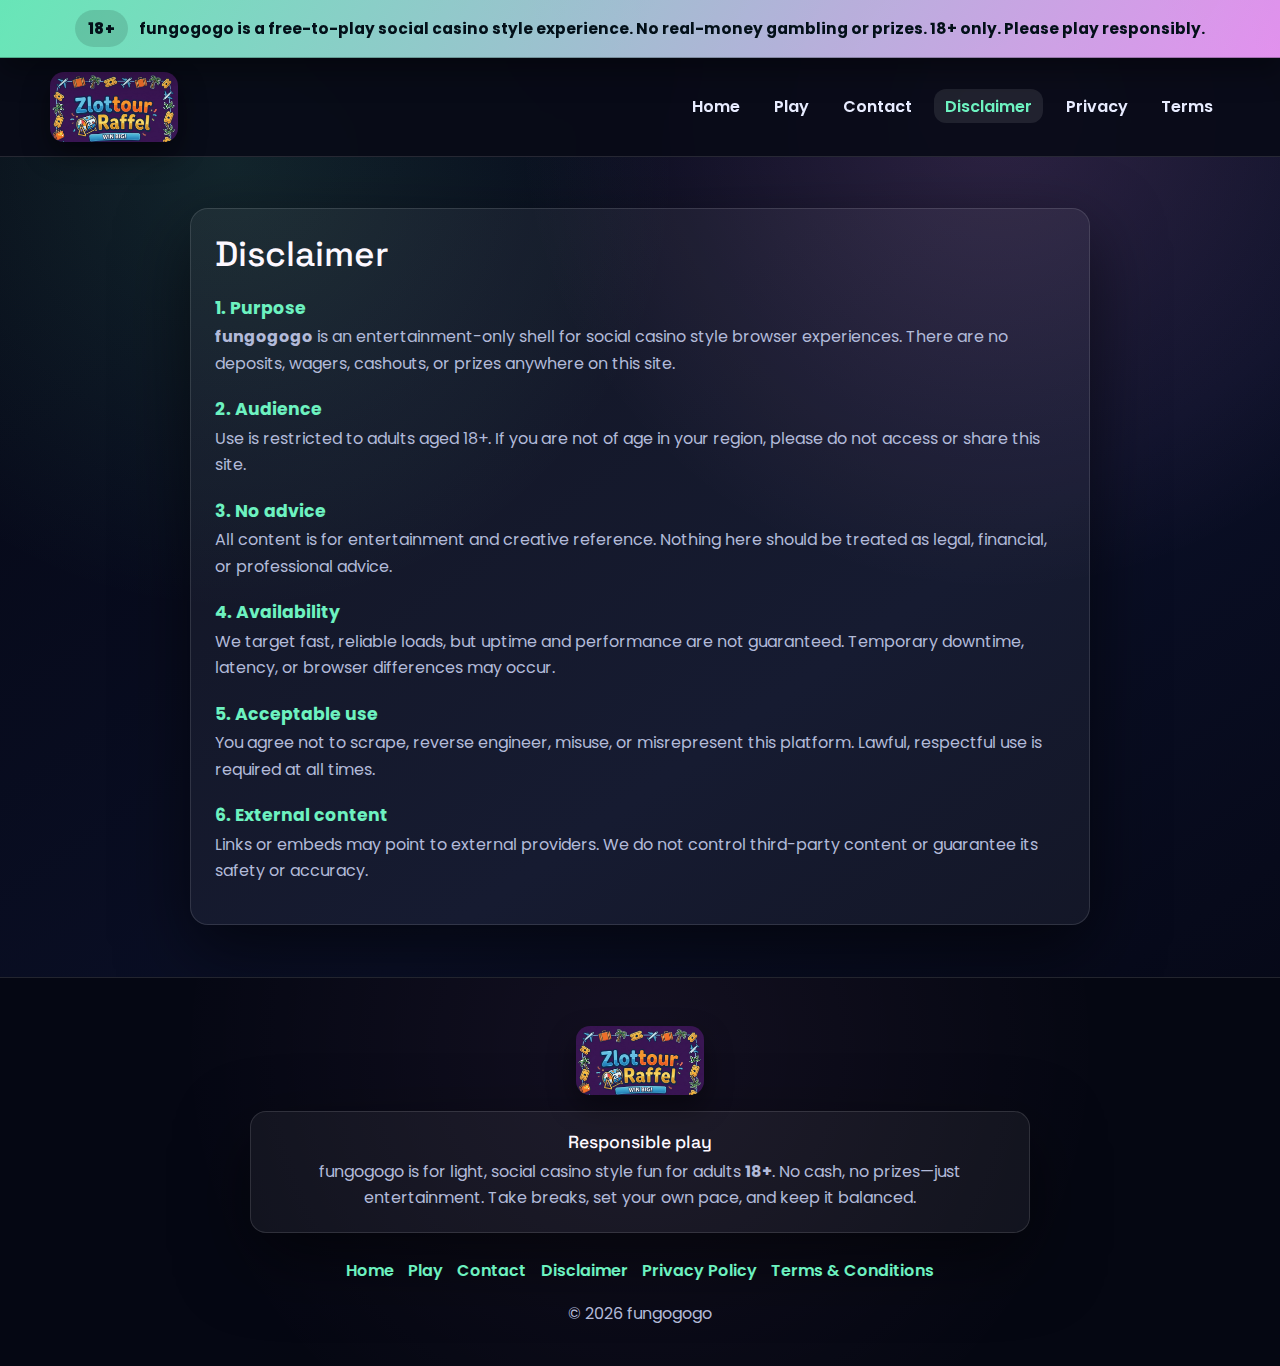
<file: disclaimer/index.html>
<!doctype html>
<html lang="en">
<head>
  <meta charset="utf-8">
  <meta name="viewport" content="width=device-width, initial-scale=1">
  <title>Disclaimer - fungogogo</title>
  <meta name="description" content="Disclaimer for fungogogo, a free-to-play, 18+ social casino style experience with no monetary prizes or deposits.">
  <link rel="preconnect" href="https://fonts.googleapis.com">
  <link rel="preconnect" href="https://fonts.gstatic.com" crossorigin>
  <link href="https://fonts.googleapis.com/css2?family=Poppins:wght@400;500;600;700&family=Space+Grotesk:wght@500;600;700&display=swap" rel="stylesheet">
  <link href="https://cdn.jsdelivr.net/npm/bootstrap@5.3.3/dist/css/bootstrap.min.css" rel="stylesheet">
  <link rel="stylesheet" href="https://cdnjs.cloudflare.com/ajax/libs/font-awesome/6.5.2/css/all.min.css">
  <link rel="icon" href="/favicon.ico">
  <link rel="apple-touch-icon" sizes="180x180" href="/apple-touch-icon.png">
  <style>
:root{--bg:#050713;--bg-2:#0a0f26;--text:#e8ecff;--muted:#b2bad9;--heading:#fdf8ff;--accent:#6df2c0;--accent-2:#f39cfe;--card:rgba(255,255,255,0.05);--card-strong:rgba(255,255,255,0.09);--border:rgba(255,255,255,0.12);--shadow:0 26px 70px rgba(0,0,0,0.55);--radius:18px;--font-heading:"Space Grotesk","Inter",system-ui,sans-serif;--font-body:"Poppins","Inter",system-ui,sans-serif;}*{box-sizing:border-box}body.nova-shell-p7q4{margin:0;min-height:100vh;font-family:var(--font-body);color:var(--text);background:radial-gradient(circle at 18% 12%, rgba(109,242,192,0.12), transparent 28%),radial-gradient(circle at 78% 8%, rgba(243,156,254,0.16), transparent 30%),linear-gradient(145deg, var(--bg), var(--bg-2) 55%, #040510);-webkit-font-smoothing:antialiased;line-height:1.65;}a{color:var(--accent);text-decoration:none;transition:color .15s ease,opacity .15s ease}a:hover{color:var(--accent-2);opacity:0.9}.link-accent-m8q5{color:var(--accent);font-weight:700}.link-accent-m8q5:hover{color:var(--accent-2)}img{max-width:100%;display:block}.shell-wrap-z4m2{width:min(1180px, 100% - 2.4rem);margin:0 auto}
.alert-strip-f2m7{background:linear-gradient(120deg, rgba(109,242,192,0.95), rgba(243,156,254,0.92));color:#031019;padding:0.6rem 0;font-weight:700;border-bottom:1px solid rgba(0,0,0,0.25);box-shadow:0 14px 28px rgba(0,0,0,0.35);position:relative;z-index:70;}
.alert-inner-v7x1{display:flex;align-items:center;justify-content:center;gap:0.7rem;flex-wrap:wrap;font-size:0.96rem;}
.alert-pill-x6c4{background:rgba(0,0,0,0.12);color:#031019;padding:0.38rem 0.78rem;border-radius:999px;font-weight:800;letter-spacing:0.5px;}
.nav-rail-q5h8{background:rgba(8,10,22,0.9);backdrop-filter:blur(14px);border-bottom:1px solid var(--border);position:sticky;top:0;z-index:60;padding:0.9rem 0;}
.nav-rail-q5h8 .navbar-brand{display:flex;align-items:center;gap:0.65rem;padding:0;}
.brand-logo-u8b4{width:128px;height:auto;border-radius:14px;box-shadow:0 12px 28px rgba(0,0,0,0.45);}
.nav-link-u4e7{color:var(--text);font-weight:600;margin:0 0.35rem;padding:0.35rem 0.7rem;border-radius:12px;transition:background .15s ease,color .15s ease;}
.nav-link-u4e7.active,.nav-link-u4e7:hover{background:var(--card-strong);color:var(--accent);}
.navbar-toggler{border:1px solid var(--border);color:var(--text)}
.navbar-toggler:focus{box-shadow:0 0 0 3px rgba(109,242,192,0.2)}
.section-title-m3y2{font-family:var(--font-heading);color:var(--heading);font-size:2.2rem;margin:0 0 0.45rem;}
.section-sub-p0c6{margin:0 0 1rem;color:var(--muted)}
.notice-slab-n7b6{padding:3.2rem 0;}
.notice-box-a9r0{max-width:900px;margin:0 auto;background:var(--card);border:1px solid var(--border);padding:1.5rem;border-radius:18px;box-shadow:var(--shadow);}
.subheading-c8q2{color:var(--accent);font-size:1.08rem;margin:1.4rem 0 0.35rem;font-weight:700;}
.footer-bar-c6u3{background:rgba(5,7,18,0.94);color:var(--text);text-align:center;padding:3rem 1rem 2.4rem;border-top:1px solid var(--border);position:relative;overflow:hidden;}
.footer-bar-c6u3::before{content:"";position:absolute;inset:0;background:radial-gradient(circle at 50% 18%, rgba(243,156,254,0.06), transparent 65%);z-index:0;}
.footer-bar-c6u3 .shell-wrap-z4m2{position:relative;z-index:1}
.footer-brand-u2m9{display:flex;align-items:center;justify-content:center;gap:0.75rem;margin-bottom:1rem;}
.footer-note-w0e3{background:var(--card);border:1px solid var(--border);color:var(--muted);max-width:780px;margin:0 auto 1.6rem;padding:1.25rem;border-radius:16px;box-shadow:var(--shadow);}
.footer-list-z1t5{display:flex;justify-content:center;gap:0.9rem;flex-wrap:wrap;padding:0;margin:0 0 1rem;list-style:none;}
.footer-list-z1t5 a{color:var(--accent);font-weight:600}
.footer-list-z1t5 a:hover{color:var(--accent-2)}
.footer-copy-l5u7{color:var(--muted);margin:0}
.scroll-top-d8n2{position:fixed;right:22px;bottom:22px;width:46px;height:46px;border-radius:50%;border:none;background:var(--accent);color:#051019;display:flex;align-items:center;justify-content:center;cursor:pointer;box-shadow:0 16px 34px rgba(0,0,0,0.55);opacity:0;visibility:hidden;transition:all .16s ease;z-index:90;}
.scroll-top-d8n2.show{opacity:1;visibility:visible}
.scroll-top-d8n2:hover{background:var(--accent-2)}
.sr-only{position:absolute;width:1px;height:1px;padding:0;margin:-1px;overflow:hidden;clip:rect(0,0,0,0);border:0;}
@media(max-width:768px){.nav-rail-q5h8{padding:0.75rem 0}}
@media(max-width:576px){.brand-logo-u8b4{width:112px}}
  </style>
</head>
<body class="nova-shell-p7q4">

<div class="alert-strip-f2m7">
  <div class="shell-wrap-z4m2 alert-inner-v7x1">
    <span class="alert-pill-x6c4">18+</span>
    <span>fungogogo is a free-to-play social casino style experience. No real-money gambling or prizes. 18+ only. Please play responsibly.</span>
  </div>
</div>

<nav class="navbar navbar-expand-lg nav-rail-q5h8">
  <div class="shell-wrap-z4m2 d-flex align-items-center justify-content-between">
    <a class="navbar-brand" href="/">
      <img class="brand-logo-u8b4" src="../assets/img.png" alt="fungogogo logo">
      <span class="sr-only">fungogogo</span>
    </a>
    <button class="navbar-toggler" type="button" data-bs-toggle="collapse" data-bs-target="#navMenu" aria-controls="navMenu" aria-expanded="false" aria-label="Toggle navigation">
      <span class="navbar-toggler-icon"><i class="fas fa-bars"></i></span>
    </button>
    <div class="collapse navbar-collapse justify-content-end" id="navMenu">
      <ul class="navbar-nav mb-2 mb-lg-0 align-items-lg-center">
        <li class="nav-item"><a class="nav-link-u4e7" href="/">Home</a></li>
        <li class="nav-item"><a class="nav-link-u4e7" href="/play">Play</a></li>
        <li class="nav-item"><a class="nav-link-u4e7" href="/#contact">Contact</a></li>
        <li class="nav-item"><a class="nav-link-u4e7 active" href="/disclaimer">Disclaimer</a></li>
        <li class="nav-item"><a class="nav-link-u4e7" href="/privacy-policy">Privacy</a></li>
        <li class="nav-item"><a class="nav-link-u4e7" href="/terms-and-conditions">Terms</a></li>
      </ul>
    </div>
  </div>
</nav>

<section id="disclaimer" class="notice-slab-n7b6">
  <div class="shell-wrap-z4m2">
    <div class="notice-box-a9r0">
      <h2 class="section-title-m3y2">Disclaimer</h2>
      <h3 class="subheading-c8q2">1. Purpose</h3>
      <p class="section-sub-p0c6"><strong>fungogogo</strong> is an entertainment-only shell for social casino style browser experiences. There are no deposits, wagers, cashouts, or prizes anywhere on this site.</p>
      <h3 class="subheading-c8q2">2. Audience</h3>
      <p class="section-sub-p0c6">Use is restricted to adults aged 18+. If you are not of age in your region, please do not access or share this site.</p>
      <h3 class="subheading-c8q2">3. No advice</h3>
      <p class="section-sub-p0c6">All content is for entertainment and creative reference. Nothing here should be treated as legal, financial, or professional advice.</p>
      <h3 class="subheading-c8q2">4. Availability</h3>
      <p class="section-sub-p0c6">We target fast, reliable loads, but uptime and performance are not guaranteed. Temporary downtime, latency, or browser differences may occur.</p>
      <h3 class="subheading-c8q2">5. Acceptable use</h3>
      <p class="section-sub-p0c6">You agree not to scrape, reverse engineer, misuse, or misrepresent this platform. Lawful, respectful use is required at all times.</p>
      <h3 class="subheading-c8q2">6. External content</h3>
      <p class="section-sub-p0c6">Links or embeds may point to external providers. We do not control third-party content or guarantee its safety or accuracy.</p>
    </div>
  </div>
</section>

<footer class="footer-bar-c6u3">
  <div class="shell-wrap-z4m2">
    <div class="footer-brand-u2m9">
      <img class="brand-logo-u8b4" src="../assets/img.png" alt="fungogogo logo">
      <span class="sr-only">fungogogo</span>
    </div>
    <div class="footer-note-w0e3">
      <h5 class="section-title-m3y2" style="margin-bottom:0.35rem; font-size:1.1rem;">Responsible play</h5>
      <p class="section-sub-p0c6" style="margin:0;">
        fungogogo is for light, social casino style fun for adults <strong>18+</strong>. No cash, no prizes—just entertainment.
        Take breaks, set your own pace, and keep it balanced.
      </p>
    </div>
    <ul class="footer-list-z1t5">
      <li><a href="/">Home</a></li>
      <li><a href="/play">Play</a></li>
      <li><a href="/#contact">Contact</a></li>
      <li><a href="/disclaimer">Disclaimer</a></li>
      <li><a href="/privacy-policy">Privacy Policy</a></li>
      <li><a href="/terms-and-conditions">Terms &amp; Conditions</a></li>
    </ul>
    <p class="footer-copy-l5u7">© <span data-year></span> fungogogo</p>
  </div>
</footer>

<button id="hubScrollTop" class="scroll-top-d8n2" aria-label="Scroll to top">
  <i class="fas fa-chevron-up"></i>
</button>

<script src="https://cdn.jsdelivr.net/npm/bootstrap@5.3.3/dist/js/bootstrap.bundle.min.js"></script>
<script src="../assets/main.js" defer></script>
</body>
</html>
</file>
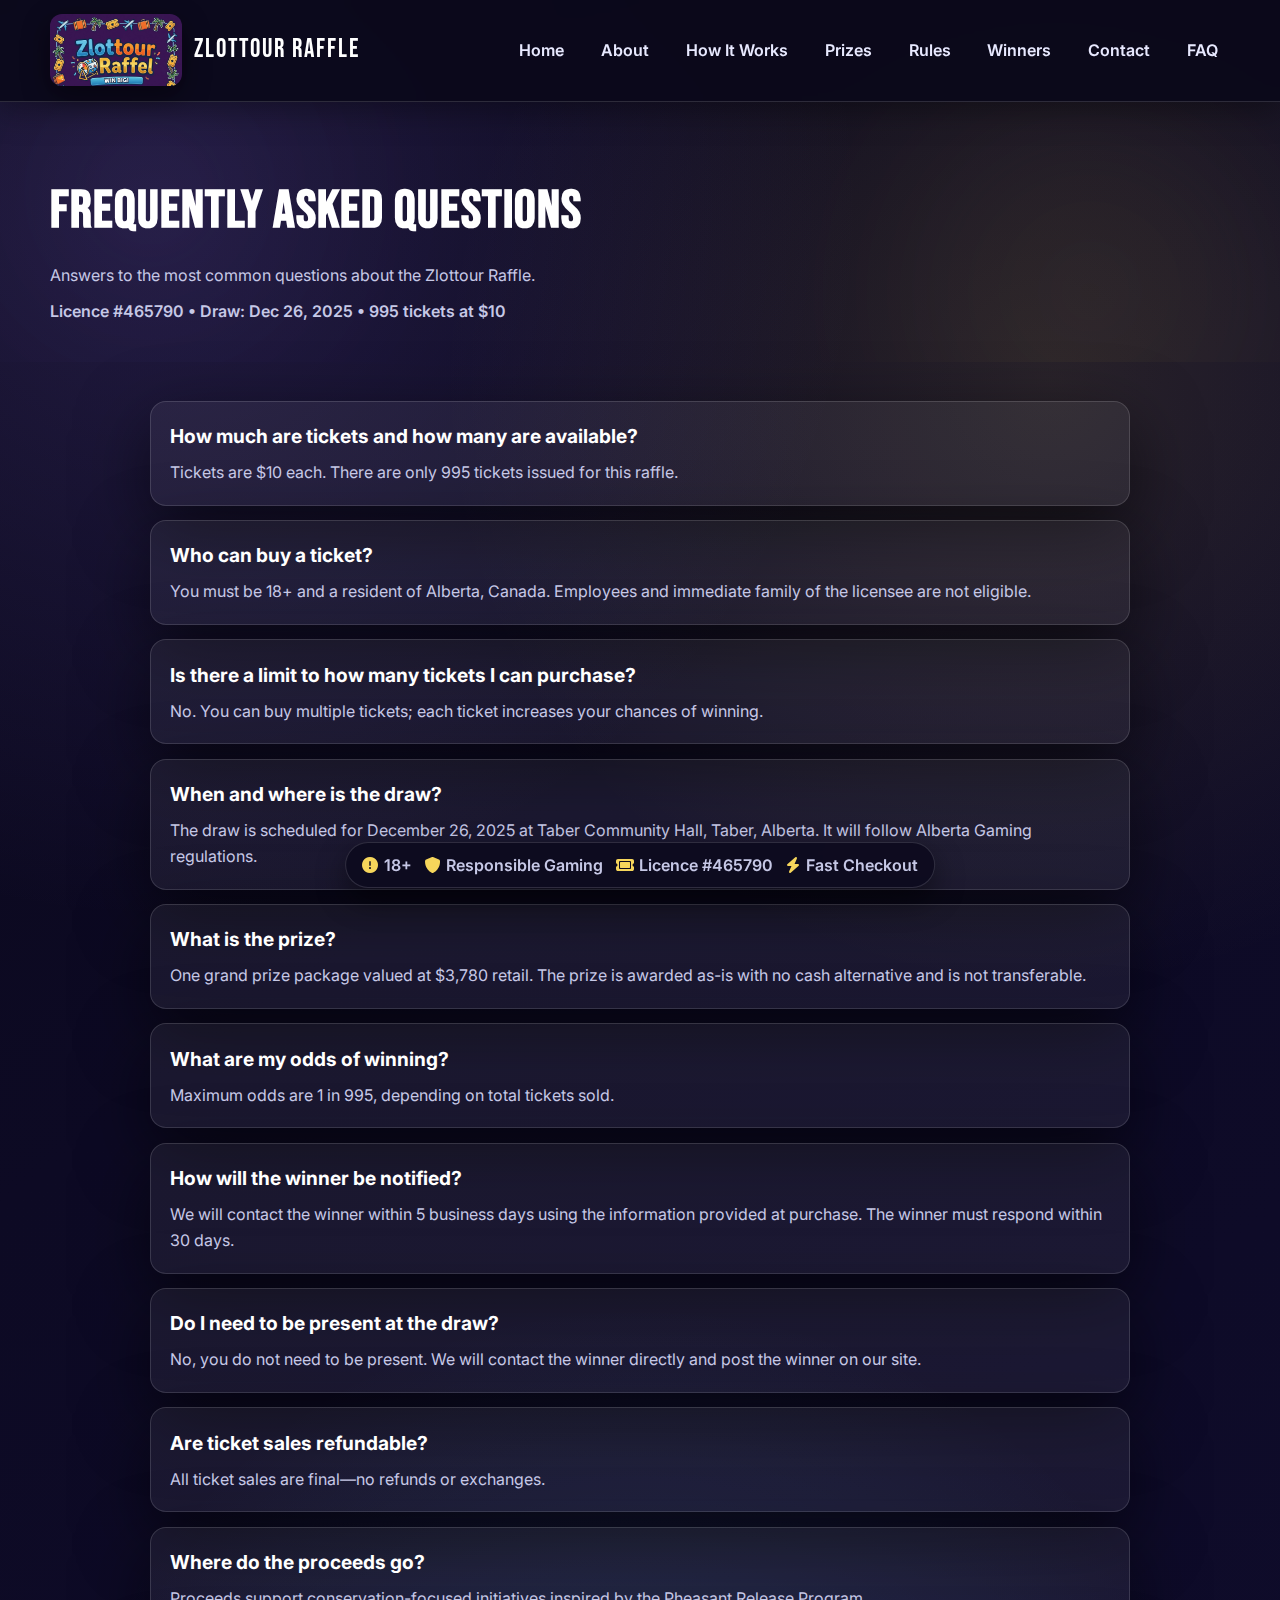
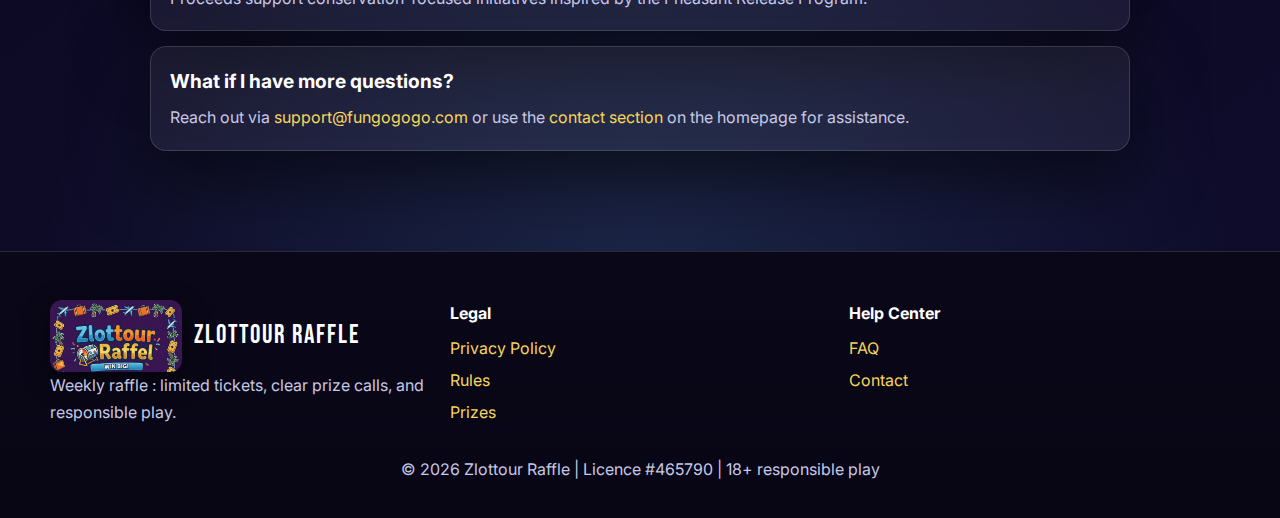
<file: faq/index.html>
<!doctype html>
<html lang="en">
<head>
  <meta charset="utf-8">
  <meta name="viewport" content="width=device-width, initial-scale=1">
  <link rel="icon" type="image/x-icon" href="/favicon.ico">
  <title>FAQ — Zlottour Raffle</title>
  <meta name="description" content="FAQ for Zlottour Raffle: $10 tickets (995 total), $3,780 prize, draw Dec 26, 2025, licence #465790. Eligibility, odds, notifications, refunds, and proceeds.">
  <link rel="preconnect" href="https://fonts.googleapis.com">
  <link rel="preconnect" href="https://fonts.gstatic.com" crossorigin>
  <link href="https://fonts.googleapis.com/css2?family=Inter:wght@400;500;600;700;800;900&family=Bebas+Neue&display=swap" rel="stylesheet">
  <link rel="stylesheet" href="https://cdnjs.cloudflare.com/ajax/libs/font-awesome/6.5.2/css/all.min.css">
  <style>
:root{
  --bg: #0d0b21;
  --panel: rgba(255,255,255,0.06);
  --panel-strong: rgba(255,255,255,0.1);
  --text: #e8e9ff;
  --muted: #c6c8e6;
  --heading: #ffffff;
  --accent: #f6d65b;
  --secondary: #9a7bff;
  --primary: #130f2e;
  --border: rgba(255,255,255,0.14);
  --radius: 16px;
  --shadow: 0 24px 70px rgba(0,0,0,0.55);
  --font-display: "Bebas Neue", "Inter", system-ui, sans-serif;
  --font-body: "Inter", system-ui, sans-serif;
}
*{box-sizing:border-box}
body{margin:0; font-family:var(--font-body); background:radial-gradient(circle at 12% 10%, rgba(154,123,255,0.16), transparent 32%),radial-gradient(circle at 82% 18%, rgba(246,214,91,0.12), transparent 30%),radial-gradient(circle at 50% 90%, rgba(108,205,255,0.14), transparent 30%),linear-gradient(145deg, #0a0819 0%, #0d0a24 40%, #0f0c2c 100%); color:var(--text); line-height:1.65; min-height:100vh; -webkit-font-smoothing:antialiased}
a{color:var(--accent); text-decoration:none; transition:color .18s ease, opacity .18s ease}
a:hover{color:var(--secondary); opacity:0.92}
.container{width:min(1180px, 100% - 2.4rem); margin:0 auto}

.topbar{position:sticky; top:0; z-index:80; background:rgba(10,8,25,0.9); backdrop-filter:blur(16px); border-bottom:1px solid var(--border); box-shadow:0 8px 30px rgba(0,0,0,0.35)}
.nav-wrap{display:flex; align-items:center; justify-content:space-between; gap:1rem; padding:0.9rem 0}
.brand{display:flex; align-items:center; gap:0.75rem}
.brand img{width:132px; border-radius:12px; box-shadow:0 10px 28px rgba(0,0,0,0.45)}
.brand-name{font-family:var(--font-display); letter-spacing:2px; font-size:1.6rem; color:var(--heading)}
.nav-links{display:flex; align-items:center; gap:0.8rem}
.nav-links a{color:var(--text); font-weight:600; padding:0.45rem 0.75rem; border-radius:12px; transition:background .15s ease, color .15s ease}
.nav-links a:hover{background:var(--panel); color:var(--accent)}
.nav-links .btn{padding:0.72rem 1rem}
.menu-toggle{display:none; background:var(--panel); border:1px solid var(--border); color:var(--text); padding:0.55rem 0.75rem; border-radius:12px}

.btn{display:inline-flex; align-items:center; justify-content:center; gap:0.45rem; padding:0.78rem 1.6rem; border-radius:12px; font-weight:700; border:1px solid transparent; cursor:pointer; transition:transform .16s ease, box-shadow .2s ease, background .2s ease, color .2s ease}
.btn{white-space:nowrap}
.btn.primary{background:linear-gradient(135deg, var(--secondary), var(--accent)); color:#0b0920; box-shadow:0 12px 36px rgba(0,0,0,0.35)}
.btn.primary:hover{transform:translateY(-2px)}
.btn.ghost{background:var(--panel); border-color:var(--border); color:var(--text)}
.btn.ghost:hover{color:var(--accent)}

.hero{position:relative; overflow:hidden; padding:clamp(2.6rem, 6vw, 4rem) 0 2.4rem}
.hero::before,.hero::after{content:""; position:absolute; width:420px; height:420px; border-radius:50%; filter:blur(120px); opacity:0.35; z-index:0}
.hero::before{top:-120px; left:-60px; background:radial-gradient(circle, rgba(154,123,255,0.45), transparent 60%)}
.hero::after{bottom:-140px; right:-20px; background:radial-gradient(circle, rgba(246,214,91,0.4), transparent 60%)}
.hero-inner{position:relative; z-index:1; display:grid; grid-template-columns:1fr; gap:0.4rem; text-align:left}
.hero-title{font-family:var(--font-display); font-size:clamp(2.3rem, 5vw, 3.4rem); letter-spacing:1px; margin:0 0 0.4rem; color:var(--heading)}
.hero-sub{color:var(--muted); margin:0 0 0.6rem; max-width:880px}
.meta{color:var(--muted); font-weight:600; margin:0}

.faq-section{padding:2.4rem 0; max-width:980px; margin:0 auto}
.faq-item{background:var(--panel); border:1px solid var(--border); border-radius:16px; padding:1.2rem; box-shadow:var(--shadow); margin-bottom:0.9rem}
.faq-item h3{margin:0 0 0.4rem; color:var(--heading); font-size:1.2rem}
.faq-item p{margin:0; color:var(--muted)}

.highlight{background:var(--panel-strong); border:1px solid var(--border); border-left:4px solid var(--accent); border-radius:14px; padding:1.2rem; box-shadow:var(--shadow); margin:1.2rem 0; color:var(--muted)}
.highlight strong{color:var(--heading)}

.footer{background:linear-gradient(180deg, #0a0718, #080615); border-top:1px solid var(--border); padding:3rem 0 2.2rem; margin-top:3rem}
.footer-grid{display:grid; grid-template-columns:repeat(auto-fit, minmax(240px, 1fr)); gap:1.2rem; margin-bottom:1.6rem}
.footer h4{margin:0 0 0.5rem; color:var(--heading)}
.footer p{margin:0; color:var(--muted)}
.footer ul{list-style:none; padding:0; margin:0}
.footer li{margin:0.35rem 0}
.footer-copy{text-align:center; color:var(--muted); margin:0}

.sticky-ribbon{position:fixed; bottom:12px; left:50%; transform:translateX(-50%); background:rgba(12,10,30,0.9); border:1px solid var(--border); border-radius:999px; padding:0.55rem 1rem; display:flex; align-items:center; gap:0.8rem; box-shadow:0 12px 30px rgba(0,0,0,0.45); backdrop-filter:blur(10px); z-index:60; flex-wrap:wrap}
.sticky-ribbon .item{display:flex; align-items:center; gap:0.35rem; color:var(--muted); font-weight:600}
.sticky-ribbon .item i{color:var(--accent)}

.scroll-top{position:fixed; right:18px; bottom:70px; width:46px; height:46px; border-radius:50%; border:none; background:var(--accent); color:#0b0920; display:flex; align-items:center; justify-content:center; cursor:pointer; box-shadow:0 14px 34px rgba(0,0,0,0.55); opacity:0; visibility:hidden; transition:all .16s; z-index:65}
.scroll-top.show{opacity:1; visibility:visible}
.scroll-top:hover{background:var(--secondary); color:#fff}

@media (max-width: 960px){
  .nav-links{position:absolute; left:0; right:0; top:100%; background:rgba(10,8,25,0.96); padding:0.8rem 1.2rem 1rem; flex-direction:column; align-items:flex-start; border-bottom:1px solid var(--border); display:none}
  .nav-links.open{display:flex}
  .menu-toggle{display:inline-flex}
}
@media (max-width: 720px){
  .brand img{width:112px}
  .sticky-ribbon{bottom:14px; border-radius:16px}
}
  </style>
</head>
<body class="Zlottour">
  <header class="topbar">
    <div class="container nav-wrap">
      <a class="brand" href="/">
        <img src="../assets/img.png" alt="Zlottour logo">
        <span class="brand-name">Zlottour Raffle</span>
      </a>
      <button class="menu-toggle" type="button" aria-label="Toggle menu" data-menu-toggle>
        <i class="fa-solid fa-bars"></i>
      </button>
      <nav class="nav-links" id="navMenu">
        <a href="/">Home</a>
        <a href="/#impact">About</a>
        <a href="/#how">How It Works</a>
        <a href="/prizes">Prizes</a>
        <a href="/rules">Rules</a>
        <a href="/#winners">Winners</a>
        <a href="/#contact">Contact</a>
        <a href="/faq">FAQ</a>
      </nav>
    </div>
  </header>

  <main>
    <section class="hero" id="faq">
      <div class="container hero-inner">
        <div>
          <h1 class="hero-title">Frequently Asked Questions</h1>
          <p class="hero-sub">Answers to the most common questions about the Zlottour Raffle.</p>
          <p class="meta">Licence #465790 • Draw: Dec 26, 2025 • 995 tickets at $10</p>
        </div>
      </div>
    </section>

    <section class="faq-section" aria-labelledby="faq-list">
      <div class="faq-item">
        <h3>How much are tickets and how many are available?</h3>
        <p>Tickets are $10 each. There are only 995 tickets issued for this raffle.</p>
      </div>

      <div class="faq-item">
        <h3>Who can buy a ticket?</h3>
        <p>You must be 18+ and a resident of Alberta, Canada. Employees and immediate family of the licensee are not eligible.</p>
      </div>

      <div class="faq-item">
        <h3>Is there a limit to how many tickets I can purchase?</h3>
        <p>No. You can buy multiple tickets; each ticket increases your chances of winning.</p>
      </div>

      <div class="faq-item">
        <h3>When and where is the draw?</h3>
        <p>The draw is scheduled for December 26, 2025 at Taber Community Hall, Taber, Alberta. It will follow Alberta Gaming regulations.</p>
      </div>

      <div class="faq-item">
        <h3>What is the prize?</h3>
        <p>One grand prize package valued at $3,780 retail. The prize is awarded as-is with no cash alternative and is not transferable.</p>
      </div>

      <div class="faq-item">
        <h3>What are my odds of winning?</h3>
        <p>Maximum odds are 1 in 995, depending on total tickets sold.</p>
      </div>

      <div class="faq-item">
        <h3>How will the winner be notified?</h3>
        <p>We will contact the winner within 5 business days using the information provided at purchase. The winner must respond within 30 days.</p>
      </div>

      <div class="faq-item">
        <h3>Do I need to be present at the draw?</h3>
        <p>No, you do not need to be present. We will contact the winner directly and post the winner on our site.</p>
      </div>

      <div class="faq-item">
        <h3>Are ticket sales refundable?</h3>
        <p>All ticket sales are final—no refunds or exchanges.</p>
      </div>

      <div class="faq-item">
        <h3>Where do the proceeds go?</h3>
        <p>Proceeds support conservation-focused initiatives inspired by the Pheasant Release Program.</p>
      </div>

      <div class="faq-item">
        <h3>What if I have more questions?</h3>
        <p>Reach out via <a href="mailto:support@fungogogo.com">support@fungogogo.com</a> or use the <a href="/#contact">contact section</a> on the homepage for assistance.</p>
      </div>
    </section>
  </main>

  <footer class="footer">
    <div class="container">
      <div class="footer-grid">
        <div>
          <div class="brand">
            <img src="../assets/img.png" alt="Zlottour logo">
            <span class="brand-name">Zlottour Raffle</span>
          </div>
          <p>Weekly raffle : limited tickets, clear prize calls, and responsible play.</p>
        </div>
        <div>
          <h4>Legal</h4>
          <ul>
            <li><a href="/privacy-policy">Privacy Policy</a></li>
            <li><a href="/rules">Rules</a></li>
            <li><a href="/prizes">Prizes</a></li>
          </ul>
        </div>
        <div>
          <h4>Help Center</h4>
          <ul>
            <li><a href="/faq">FAQ</a></li>
            <li><a href="/#contact">Contact</a></li>
          </ul>
        </div>
      </div>
      <p class="footer-copy">© <span data-year></span> Zlottour Raffle | Licence #465790 | 18+ responsible play</p>
    </div>
  </footer>

  <div class="sticky-ribbon">
    <div class="item"><i class="fa-solid fa-circle-exclamation"></i> 18+</div>
    <div class="item"><i class="fa-solid fa-shield"></i> Responsible Gaming</div>
    <div class="item"><i class="fa-solid fa-ticket"></i> Licence #465790</div>
    <div class="item"><i class="fa-solid fa-bolt"></i> Fast Checkout</div>
  </div>

  <button id="hubScrollTop" class="scroll-top" aria-label="Scroll to top">
    <i class="fa-solid fa-chevron-up"></i>
  </button>

  <script src="../assets/main.js" defer></script>
</body>
</html>
</file>
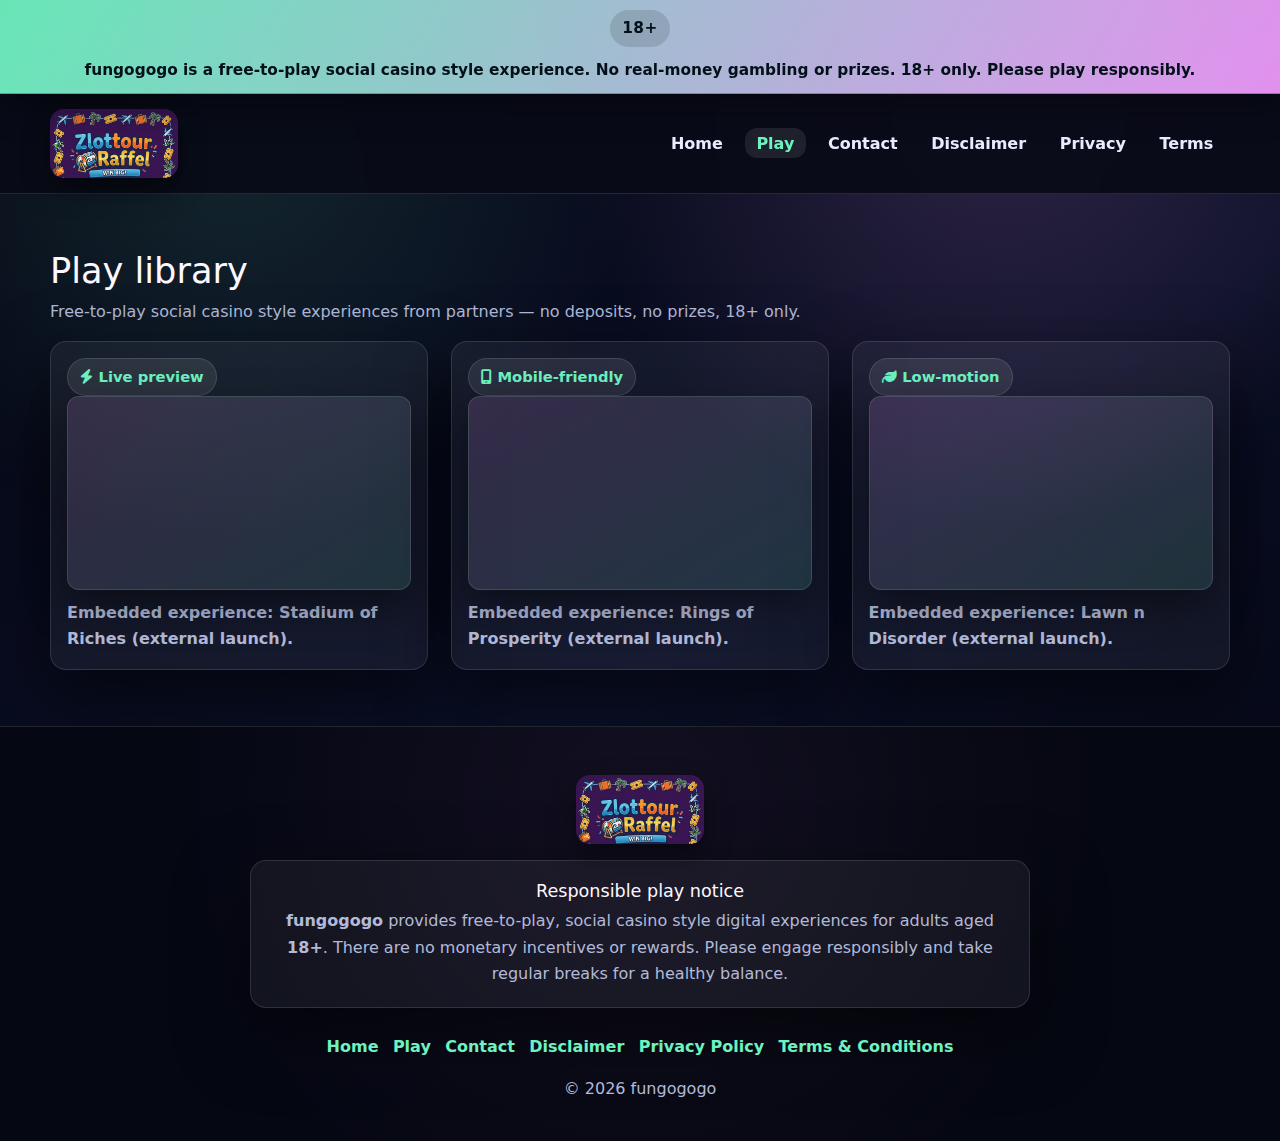
<file: play/index.html>
<!doctype html>
<html lang="en">
<head>
  <meta charset="utf-8">
  <meta name="viewport" content="width=device-width, initial-scale=1">
  <title>Play — fungogogo</title>
  <meta name="description" content="Play free-to-play social casino style experiences on fungogogo. No real-money gambling or prizes. 18+ only.">
  <link rel="icon" href="/favicon.ico">
  <link rel="apple-touch-icon" sizes="180x180" href="/apple-touch-icon.png">
  <link href="https://cdn.jsdelivr.net/npm/bootstrap@5.3.3/dist/css/bootstrap.min.css" rel="stylesheet">
  <link rel="stylesheet" href="https://cdnjs.cloudflare.com/ajax/libs/font-awesome/6.5.2/css/all.min.css">
  <style>
:root{
  --bg:#050713;
  --bg-2:#0a0f26;
  --text:#e8ecff;
  --muted:#b2bad9;
  --heading:#fdf8ff;
  --accent:#6df2c0;
  --accent-2:#f39cfe;
  --card:rgba(255,255,255,0.05);
  --card-strong:rgba(255,255,255,0.09);
  --border:rgba(255,255,255,0.12);
  --shadow:0 26px 70px rgba(0,0,0,0.55);
  --radius:18px;
  --font-heading:"Space Grotesk","Inter",system-ui,sans-serif;
  --font-body:"Poppins","Inter",system-ui,sans-serif;
}
*{box-sizing:border-box}
body.nova-shell-p7q4{
  margin:0;
  min-height:100vh;
  font-family:var(--font-body);
  color:var(--text);
  background:
    radial-gradient(circle at 18% 12%, rgba(109,242,192,0.12), transparent 28%),
    radial-gradient(circle at 78% 8%, rgba(243,156,254,0.16), transparent 30%),
    linear-gradient(145deg, var(--bg), var(--bg-2) 55%, #040510);
  -webkit-font-smoothing:antialiased;
  line-height:1.65;
}
a{color:var(--accent); text-decoration:none; transition:color .15s ease,opacity .15s ease}
a:hover{color:var(--accent-2); opacity:0.9}
.link-accent-m8q5{color:var(--accent); font-weight:700}
.link-accent-m8q5:hover{color:var(--accent-2)}
img{max-width:100%; display:block}
.shell-wrap-z4m2{width:min(1180px, 100% - 2.4rem); margin:0 auto}

.alert-strip-f2m7{background:linear-gradient(120deg, rgba(109,242,192,0.95), rgba(243,156,254,0.92)); color:#031019; padding:0.6rem 0; font-weight:700; border-bottom:1px solid rgba(0,0,0,0.25); box-shadow:0 14px 28px rgba(0,0,0,0.35); position:relative; z-index:70;}
.alert-inner-v7x1{display:flex; align-items:center; justify-content:center; gap:0.7rem; flex-wrap:wrap; font-size:0.96rem;}
.alert-pill-x6c4{background:rgba(0,0,0,0.12); color:#031019; padding:0.38rem 0.78rem; border-radius:999px; font-weight:800; letter-spacing:0.5px;}

.nav-rail-q5h8{background:rgba(8,10,22,0.9); backdrop-filter:blur(14px); border-bottom:1px solid var(--border); position:sticky; top:0; z-index:60; padding:0.9rem 0;}
.nav-rail-q5h8 .navbar-brand{display:flex; align-items:center; gap:0.65rem; padding:0;}
.brand-logo-u8b4{width:128px; height:auto; border-radius:14px; box-shadow:0 12px 28px rgba(0,0,0,0.45);}
.nav-link-u4e7{color:var(--text); font-weight:600; margin:0 0.35rem; padding:0.35rem 0.7rem; border-radius:12px; transition:background .15s ease,color .15s ease;}
.nav-link-u4e7.active,.nav-link-u4e7:hover{background:var(--card-strong); color:var(--accent);}
.navbar-toggler{border:1px solid var(--border); color:var(--text)}
.navbar-toggler:focus{box-shadow:0 0 0 3px rgba(109,242,192,0.2)}

.btn-main-m2p9,.btn-ghost-r4d0{display:inline-flex; align-items:center; justify-content:center; gap:0.4rem; padding:0.82rem 1.7rem; border-radius:12px; font-weight:700; border:1px solid transparent; cursor:pointer; transition:transform .16s ease, box-shadow .2s ease, background .2s ease, color .2s ease; text-decoration:none;}
.btn-main-m2p9{background:linear-gradient(130deg, var(--accent), var(--accent-2)); color:#07111b; box-shadow:0 16px 36px rgba(0,0,0,0.42);}
.btn-main-m2p9:hover{transform:translateY(-2px)}
.btn-ghost-r4d0{background:var(--card); border-color:var(--border); color:var(--text);}
.btn-ghost-r4d0:hover{color:var(--accent)}

.section-title-m3y2{font-family:var(--font-heading); color:var(--heading); font-size:2.2rem; margin:0 0 0.45rem;}
.section-sub-p0c6{margin:0 0 1rem; color:var(--muted)}

.game-stack-t1y7{padding:3.5rem 0;}
.frame-grid-z9w2{display:grid; grid-template-columns:repeat(auto-fit, minmax(320px,1fr)); gap:1.4rem;}
.game-card-f6m4{background:var(--card); border:1px solid var(--border); border-radius:16px; padding:1rem; box-shadow:var(--shadow);}
.frame-box-p0q9{position:relative; width:100%; border-radius:12px; overflow:hidden; background:linear-gradient(150deg, rgba(243,156,254,0.15), rgba(109,242,192,0.12)); border:1px solid var(--border); box-shadow:0 16px 40px rgba(0,0,0,0.45);}
.frame-box-p0q9::before{content:""; display:block; padding-top:56.25%;}
.frame-box-p0q9 iframe{position:absolute; inset:0; width:100%; height:100%; border:0;}
.game-chip-e6s1{display:inline-flex; align-items:center; gap:0.35rem; padding:0.35rem 0.75rem; border-radius:999px; background:var(--card-strong); border:1px solid var(--border); color:var(--accent); font-weight:700; font-size:0.92rem;}
.game-caption-t3m8{margin:0.6rem 0 0; color:var(--muted); font-weight:600;}

.footer-bar-c6u3{background:rgba(5,7,18,0.94); color:var(--text); text-align:center; padding:3rem 1rem 2.4rem; border-top:1px solid var(--border); position:relative; overflow:hidden;}
.footer-bar-c6u3::before{content:""; position:absolute; inset:0; background:radial-gradient(circle at 50% 18%, rgba(243,156,254,0.06), transparent 65%); z-index:0;}
.footer-bar-c6u3 .shell-wrap-z4m2{position:relative; z-index:1}
.footer-brand-u2m9{display:flex; align-items:center; justify-content:center; gap:0.75rem; margin-bottom:1rem;}
.footer-note-w0e3{background:var(--card); border:1px solid var(--border); color:var(--muted); max-width:780px; margin:0 auto 1.6rem; padding:1.25rem; border-radius:16px; box-shadow:var(--shadow);}
.footer-list-z1t5{display:flex; justify-content:center; gap:0.9rem; flex-wrap:wrap; padding:0; margin:0 0 1rem; list-style:none;}
.footer-list-z1t5 a{color:var(--accent); font-weight:600}
.footer-list-z1t5 a:hover{color:var(--accent-2)}
.footer-copy-l5u7{color:var(--muted); margin:0}

.scroll-top-d8n2{position:fixed; right:22px; bottom:22px; width:46px; height:46px; border-radius:50%; border:none; background:var(--accent); color:#051019; display:flex; align-items:center; justify-content:center; cursor:pointer; box-shadow:0 16px 34px rgba(0,0,0,0.55); opacity:0; visibility:hidden; transition:all .16s ease; z-index:90;}
.scroll-top-d8n2.show{opacity:1; visibility:visible}
.scroll-top-d8n2:hover{background:var(--accent-2)}

.sr-only{position:absolute; width:1px; height:1px; padding:0; margin:-1px; overflow:hidden; clip:rect(0,0,0,0); border:0;}

@media (max-width: 768px){.nav-rail-q5h8{padding:0.75rem 0}}
@media (max-width: 576px){.brand-logo-u8b4{width:112px}}
  </style>
</head>
<body class="nova-shell-p7q4">

<div class="alert-strip-f2m7">
  <div class="shell-wrap-z4m2 alert-inner-v7x1">
    <span class="alert-pill-x6c4">18+</span>
    <span>fungogogo is a free-to-play social casino style experience. No real-money gambling or prizes. 18+ only. Please play responsibly.</span>
  </div>
</div>

<nav class="navbar navbar-expand-lg nav-rail-q5h8">
  <div class="shell-wrap-z4m2 d-flex align-items-center justify-content-between">
    <a class="navbar-brand" href="/">
      <img class="brand-logo-u8b4" src="../assets/img.png" alt="fungogogo logo">
      <span class="sr-only">fungogogo</span>
    </a>
    <button class="navbar-toggler" type="button" data-bs-toggle="collapse" data-bs-target="#navMenu" aria-controls="navMenu" aria-expanded="false" aria-label="Toggle navigation">
      <span class="navbar-toggler-icon"><i class="fas fa-bars"></i></span>
    </button>

    <div class="collapse navbar-collapse justify-content-end" id="navMenu">
      <ul class="navbar-nav mb-2 mb-lg-0 align-items-lg-center">
        <li class="nav-item"><a class="nav-link-u4e7" href="/">Home</a></li>
        <li class="nav-item"><a class="nav-link-u4e7 active" href="/play">Play</a></li>
        <li class="nav-item"><a class="nav-link-u4e7" href="/#contact">Contact</a></li>
        <li class="nav-item"><a class="nav-link-u4e7" href="/disclaimer">Disclaimer</a></li>
        <li class="nav-item"><a class="nav-link-u4e7" href="/privacy-policy">Privacy</a></li>
        <li class="nav-item"><a class="nav-link-u4e7" href="/terms-and-conditions">Terms</a></li>
      </ul>
    </div>
  </div>
</nav>

<main>
  <section class="game-stack-t1y7" id="play">
    <div class="shell-wrap-z4m2">
      <h1 class="section-title-m3y2">Play library</h1>
      <p class="section-sub-p0c6">Free-to-play social casino style experiences from partners — no deposits, no prizes, 18+ only.</p>
      <div class="frame-grid-z9w2">
        <div class="game-card-f6m4">
          <div class="game-chip-e6s1"><i class="fa-solid fa-bolt"></i>Live preview</div>
          <div class="frame-box-p0q9">
            <iframe src="https://released.playngonetwork.com/casino/ContainerLauncher?pid=2&gid=stadiumofriches&lang=en_GB&practice=1&channel=desktop&demo=2&refresh=1763688384036" title="Stadium of Riches" allowfullscreen loading="lazy"></iframe>
          </div>
          <p class="game-caption-t3m8">Embedded experience: Stadium of Riches (external launch).</p>
        </div>

        <div class="game-card-f6m4">
          <div class="game-chip-e6s1"><i class="fa-solid fa-mobile-screen"></i>Mobile-friendly</div>
          <div class="frame-box-p0q9">
            <iframe src="https://released.playngonetwork.com/casino/ContainerLauncher?pid=2&gid=ringsofprosperity&lang=en_GB&practice=1&channel=mobile&demo=2&refresh=1763688502976" title="Rings of Prosperity" allowfullscreen loading="lazy"></iframe>
          </div>
          <p class="game-caption-t3m8">Embedded experience: Rings of Prosperity (external launch).</p>
        </div>

        <div class="game-card-f6m4">
          <div class="game-chip-e6s1"><i class="fa-solid fa-leaf"></i>Low-motion</div>
          <div class="frame-box-p0q9">
            <iframe src="https://released.playngonetwork.com/casino/ContainerLauncher?pid=2&gid=lawnndisorder&lang=en_GB&practice=1&channel=mobile&demo=2&refresh=1763688570336" title="Lawn n Disorder" allowfullscreen loading="lazy"></iframe>
          </div>
          <p class="game-caption-t3m8">Embedded experience: Lawn n Disorder (external launch).</p>
        </div>
      </div>
    </div>
  </section>
</main>

<footer class="footer-bar-c6u3">
  <div class="shell-wrap-z4m2">
    <div class="footer-brand-u2m9">
      <img class="brand-logo-u8b4" src="../assets/img.png" alt="fungogogo logo">
      <span class="sr-only">fungogogo</span>
    </div>

    <div class="footer-note-w0e3">
      <h5 class="section-title-m3y2" style="margin-bottom:0.35rem; font-size:1.1rem;">Responsible play notice</h5>
      <p class="section-sub-p0c6" style="margin:0;">
        <strong>fungogogo</strong> provides free-to-play, social casino style digital experiences for adults aged
        <strong>18+</strong>. There are no monetary incentives or rewards. Please engage responsibly and take regular breaks
        for a healthy balance.
      </p>
    </div>

    <ul class="footer-list-z1t5">
      <li><a href="/">Home</a></li>
      <li><a href="/play">Play</a></li>
      <li><a href="/#contact">Contact</a></li>
      <li><a href="/disclaimer">Disclaimer</a></li>
      <li><a href="/privacy-policy">Privacy Policy</a></li>
      <li><a href="/terms-and-conditions">Terms &amp; Conditions</a></li>
    </ul>

    <p class="footer-copy-l5u7">© <span data-year></span> fungogogo</p>
  </div>
</footer>

<button id="hubScrollTop" class="scroll-top-d8n2" aria-label="Scroll to top">
  <i class="fas fa-chevron-up"></i>
</button>

<script src="https://cdn.jsdelivr.net/npm/bootstrap@5.3.3/dist/js/bootstrap.bundle.min.js"></script>
<script src="../assets/main.js" defer></script>
</body>
</html>
</file>
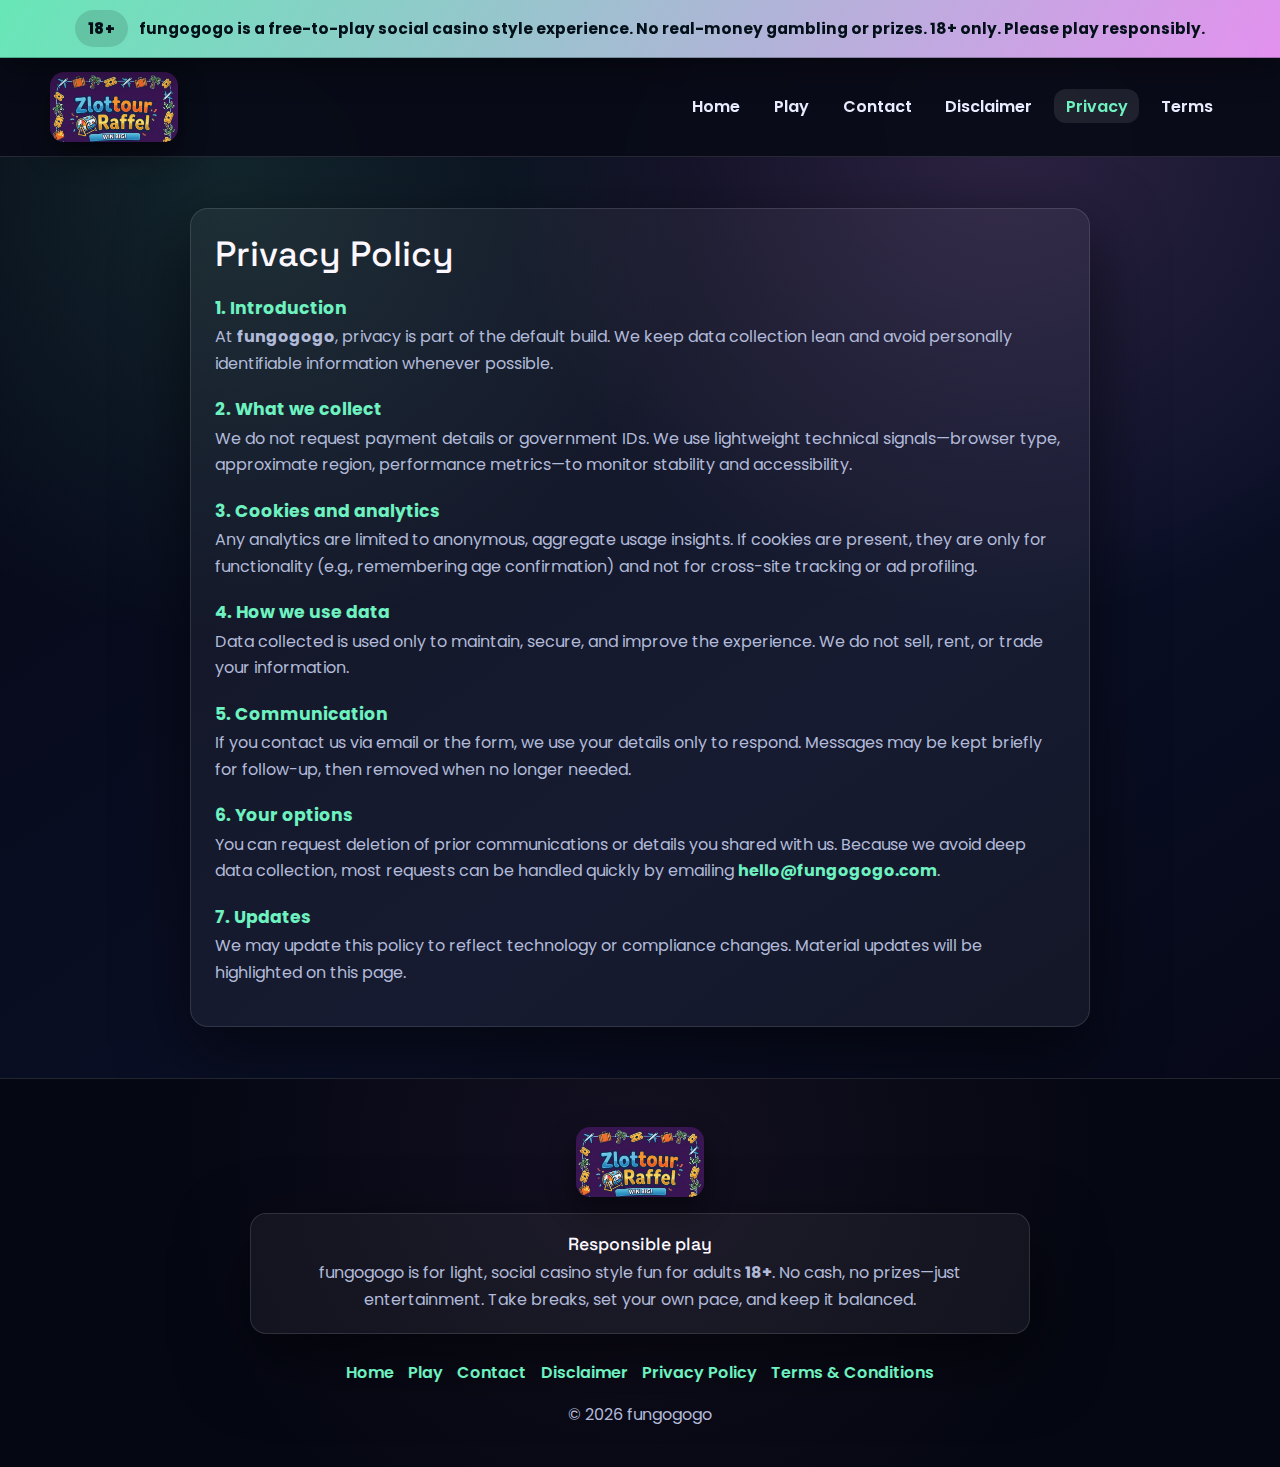
<file: privacy-policy/index.html>
<!doctype html>
<html lang="en">
<head>
  <meta charset="utf-8">
  <meta name="viewport" content="width=device-width, initial-scale=1">
  <title>Privacy Policy - fungogogo</title>
  <meta name="description" content="Privacy commitments for fungogogo. Learn how we keep this free-to-play social casino style experience lightweight and respectful of your data.">
  <link rel="preconnect" href="https://fonts.googleapis.com">
  <link rel="preconnect" href="https://fonts.gstatic.com" crossorigin>
  <link href="https://fonts.googleapis.com/css2?family=Poppins:wght@400;500;600;700&family=Space+Grotesk:wght@500;600;700&display=swap" rel="stylesheet">
  <link href="https://cdn.jsdelivr.net/npm/bootstrap@5.3.3/dist/css/bootstrap.min.css" rel="stylesheet">
  <link rel="stylesheet" href="https://cdnjs.cloudflare.com/ajax/libs/font-awesome/6.5.2/css/all.min.css">
  <link rel="icon" href="/favicon.ico">
  <link rel="apple-touch-icon" sizes="180x180" href="/apple-touch-icon.png">
  <style>
:root{--bg:#050713;--bg-2:#0a0f26;--text:#e8ecff;--muted:#b2bad9;--heading:#fdf8ff;--accent:#6df2c0;--accent-2:#f39cfe;--card:rgba(255,255,255,0.05);--card-strong:rgba(255,255,255,0.09);--border:rgba(255,255,255,0.12);--shadow:0 26px 70px rgba(0,0,0,0.55);--radius:18px;--font-heading:"Space Grotesk","Inter",system-ui,sans-serif;--font-body:"Poppins","Inter",system-ui,sans-serif;}*{box-sizing:border-box}body.nova-shell-p7q4{margin:0;min-height:100vh;font-family:var(--font-body);color:var(--text);background:radial-gradient(circle at 18% 12%, rgba(109,242,192,0.12), transparent 28%),radial-gradient(circle at 78% 8%, rgba(243,156,254,0.16), transparent 30%),linear-gradient(145deg, var(--bg), var(--bg-2) 55%, #040510);-webkit-font-smoothing:antialiased;line-height:1.65;}a{color:var(--accent);text-decoration:none;transition:color .15s ease,opacity .15s ease}a:hover{color:var(--accent-2);opacity:0.9}.link-accent-m8q5{color:var(--accent);font-weight:700}.link-accent-m8q5:hover{color:var(--accent-2)}img{max-width:100%;display:block}.shell-wrap-z4m2{width:min(1180px, 100% - 2.4rem);margin:0 auto}
.alert-strip-f2m7{background:linear-gradient(120deg, rgba(109,242,192,0.95), rgba(243,156,254,0.92));color:#031019;padding:0.6rem 0;font-weight:700;border-bottom:1px solid rgba(0,0,0,0.25);box-shadow:0 14px 28px rgba(0,0,0,0.35);position:relative;z-index:70;}
.alert-inner-v7x1{display:flex;align-items:center;justify-content:center;gap:0.7rem;flex-wrap:wrap;font-size:0.96rem;}
.alert-pill-x6c4{background:rgba(0,0,0,0.12);color:#031019;padding:0.38rem 0.78rem;border-radius:999px;font-weight:800;letter-spacing:0.5px;}
.nav-rail-q5h8{background:rgba(8,10,22,0.9);backdrop-filter:blur(14px);border-bottom:1px solid var(--border);position:sticky;top:0;z-index:60;padding:0.9rem 0;}
.nav-rail-q5h8 .navbar-brand{display:flex;align-items:center;gap:0.65rem;padding:0;}
.brand-logo-u8b4{width:128px;height:auto;border-radius:14px;box-shadow:0 12px 28px rgba(0,0,0,0.45);}
.nav-link-u4e7{color:var(--text);font-weight:600;margin:0 0.35rem;padding:0.35rem 0.7rem;border-radius:12px;transition:background .15s ease,color .15s ease;}
.nav-link-u4e7.active,.nav-link-u4e7:hover{background:var(--card-strong);color:var(--accent);}
.navbar-toggler{border:1px solid var(--border);color:var(--text)}
.navbar-toggler:focus{box-shadow:0 0 0 3px rgba(109,242,192,0.2)}
.section-title-m3y2{font-family:var(--font-heading);color:var(--heading);font-size:2.2rem;margin:0 0 0.45rem;}
.section-sub-p0c6{margin:0 0 1rem;color:var(--muted)}
.notice-slab-n7b6{padding:3.2rem 0;}
.notice-box-a9r0{max-width:900px;margin:0 auto;background:var(--card);border:1px solid var(--border);padding:1.5rem;border-radius:18px;box-shadow:var(--shadow);}
.subheading-c8q2{color:var(--accent);font-size:1.08rem;margin:1.4rem 0 0.35rem;font-weight:700;}
.footer-bar-c6u3{background:rgba(5,7,18,0.94);color:var(--text);text-align:center;padding:3rem 1rem 2.4rem;border-top:1px solid var(--border);position:relative;overflow:hidden;}
.footer-bar-c6u3::before{content:"";position:absolute;inset:0;background:radial-gradient(circle at 50% 18%, rgba(243,156,254,0.06), transparent 65%);z-index:0;}
.footer-bar-c6u3 .shell-wrap-z4m2{position:relative;z-index:1}
.footer-brand-u2m9{display:flex;align-items:center;justify-content:center;gap:0.75rem;margin-bottom:1rem;}
.footer-note-w0e3{background:var(--card);border:1px solid var(--border);color:var(--muted);max-width:780px;margin:0 auto 1.6rem;padding:1.25rem;border-radius:16px;box-shadow:var(--shadow);}
.footer-list-z1t5{display:flex;justify-content:center;gap:0.9rem;flex-wrap:wrap;padding:0;margin:0 0 1rem;list-style:none;}
.footer-list-z1t5 a{color:var(--accent);font-weight:600}
.footer-list-z1t5 a:hover{color:var(--accent-2)}
.footer-copy-l5u7{color:var(--muted);margin:0}
.scroll-top-d8n2{position:fixed;right:22px;bottom:22px;width:46px;height:46px;border-radius:50%;border:none;background:var(--accent);color:#051019;display:flex;align-items:center;justify-content:center;cursor:pointer;box-shadow:0 16px 34px rgba(0,0,0,0.55);opacity:0;visibility:hidden;transition:all .16s ease;z-index:90;}
.scroll-top-d8n2.show{opacity:1;visibility:visible}
.scroll-top-d8n2:hover{background:var(--accent-2)}
.sr-only{position:absolute;width:1px;height:1px;padding:0;margin:-1px;overflow:hidden;clip:rect(0,0,0,0);border:0;}
@media(max-width:768px){.nav-rail-q5h8{padding:0.75rem 0}}
@media(max-width:576px){.brand-logo-u8b4{width:112px}}
  </style>
</head>
<body class="nova-shell-p7q4">

<div class="alert-strip-f2m7">
  <div class="shell-wrap-z4m2 alert-inner-v7x1">
    <span class="alert-pill-x6c4">18+</span>
    <span>fungogogo is a free-to-play social casino style experience. No real-money gambling or prizes. 18+ only. Please play responsibly.</span>
  </div>
</div>

<nav class="navbar navbar-expand-lg nav-rail-q5h8">
  <div class="shell-wrap-z4m2 d-flex align-items-center justify-content-between">
    <a class="navbar-brand" href="/">
      <img class="brand-logo-u8b4" src="../assets/img.png" alt="fungogogo logo">
      <span class="sr-only">fungogogo</span>
    </a>
    <button class="navbar-toggler" type="button" data-bs-toggle="collapse" data-bs-target="#navMenu" aria-controls="navMenu" aria-expanded="false" aria-label="Toggle navigation">
      <span class="navbar-toggler-icon"><i class="fas fa-bars"></i></span>
    </button>
    <div class="collapse navbar-collapse justify-content-end" id="navMenu">
      <ul class="navbar-nav mb-2 mb-lg-0 align-items-lg-center">
        <li class="nav-item"><a class="nav-link-u4e7" href="/">Home</a></li>
        <li class="nav-item"><a class="nav-link-u4e7" href="/play">Play</a></li>
        <li class="nav-item"><a class="nav-link-u4e7" href="/#contact">Contact</a></li>
        <li class="nav-item"><a class="nav-link-u4e7" href="/disclaimer">Disclaimer</a></li>
        <li class="nav-item"><a class="nav-link-u4e7 active" href="/privacy-policy">Privacy</a></li>
        <li class="nav-item"><a class="nav-link-u4e7" href="/terms-and-conditions">Terms</a></li>
      </ul>
    </div>
  </div>
</nav>

<section id="privacy-policy" class="notice-slab-n7b6">
  <div class="shell-wrap-z4m2">
    <div class="notice-box-a9r0">
      <h2 class="section-title-m3y2">Privacy Policy</h2>
      <h3 class="subheading-c8q2">1. Introduction</h3>
      <p class="section-sub-p0c6">At <strong>fungogogo</strong>, privacy is part of the default build. We keep data collection lean and avoid personally identifiable information whenever possible.</p>
      <h3 class="subheading-c8q2">2. What we collect</h3>
      <p class="section-sub-p0c6">We do not request payment details or government IDs. We use lightweight technical signals—browser type, approximate region, performance metrics—to monitor stability and accessibility.</p>
      <h3 class="subheading-c8q2">3. Cookies and analytics</h3>
      <p class="section-sub-p0c6">Any analytics are limited to anonymous, aggregate usage insights. If cookies are present, they are only for functionality (e.g., remembering age confirmation) and not for cross-site tracking or ad profiling.</p>
      <h3 class="subheading-c8q2">4. How we use data</h3>
      <p class="section-sub-p0c6">Data collected is used only to maintain, secure, and improve the experience. We do not sell, rent, or trade your information.</p>
      <h3 class="subheading-c8q2">5. Communication</h3>
      <p class="section-sub-p0c6">If you contact us via email or the form, we use your details only to respond. Messages may be kept briefly for follow-up, then removed when no longer needed.</p>
      <h3 class="subheading-c8q2">6. Your options</h3>
      <p class="section-sub-p0c6">You can request deletion of prior communications or details you shared with us. Because we avoid deep data collection, most requests can be handled quickly by emailing <a href="mailto:hello@fungogogo.com" class="link-accent-m8q5">hello@fungogogo.com</a>.</p>
      <h3 class="subheading-c8q2">7. Updates</h3>
      <p class="section-sub-p0c6">We may update this policy to reflect technology or compliance changes. Material updates will be highlighted on this page.</p>
    </div>
  </div>
</section>

<footer class="footer-bar-c6u3">
  <div class="shell-wrap-z4m2">
    <div class="footer-brand-u2m9">
      <img class="brand-logo-u8b4" src="../assets/img.png" alt="fungogogo logo">
      <span class="sr-only">fungogogo</span>
    </div>
    <div class="footer-note-w0e3">
      <h5 class="section-title-m3y2" style="margin-bottom:0.35rem; font-size:1.1rem;">Responsible play</h5>
      <p class="section-sub-p0c6" style="margin:0;">
        fungogogo is for light, social casino style fun for adults <strong>18+</strong>. No cash, no prizes—just entertainment.
        Take breaks, set your own pace, and keep it balanced.
      </p>
    </div>
    <ul class="footer-list-z1t5">
      <li><a href="/">Home</a></li>
      <li><a href="/play">Play</a></li>
      <li><a href="/#contact">Contact</a></li>
      <li><a href="/disclaimer">Disclaimer</a></li>
      <li><a href="/privacy-policy">Privacy Policy</a></li>
      <li><a href="/terms-and-conditions">Terms &amp; Conditions</a></li>
    </ul>
    <p class="footer-copy-l5u7">© <span data-year></span> fungogogo</p>
  </div>
</footer>

<button id="hubScrollTop" class="scroll-top-d8n2" aria-label="Scroll to top">
  <i class="fas fa-chevron-up"></i>
</button>

<script src="https://cdn.jsdelivr.net/npm/bootstrap@5.3.3/dist/js/bootstrap.bundle.min.js"></script>
<script src="../assets/main.js" defer></script>
</body>
</html>
</file>
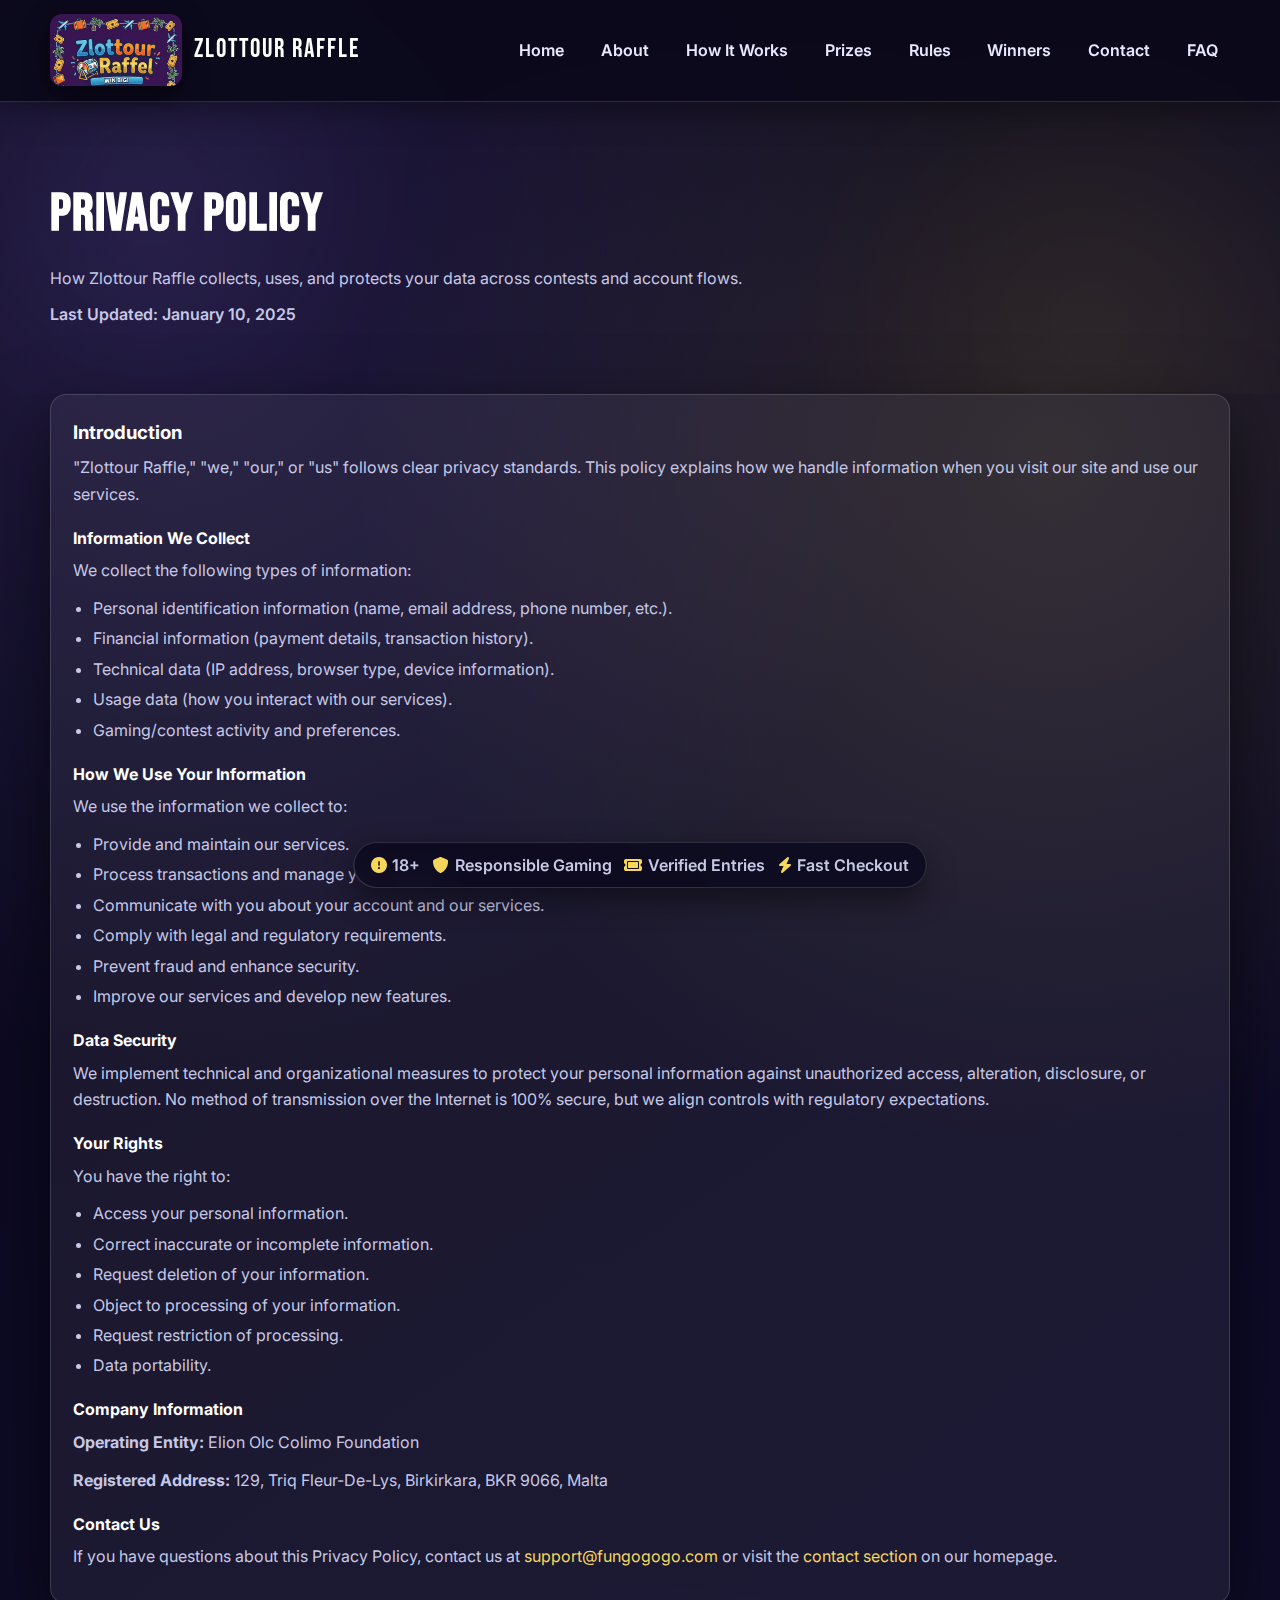
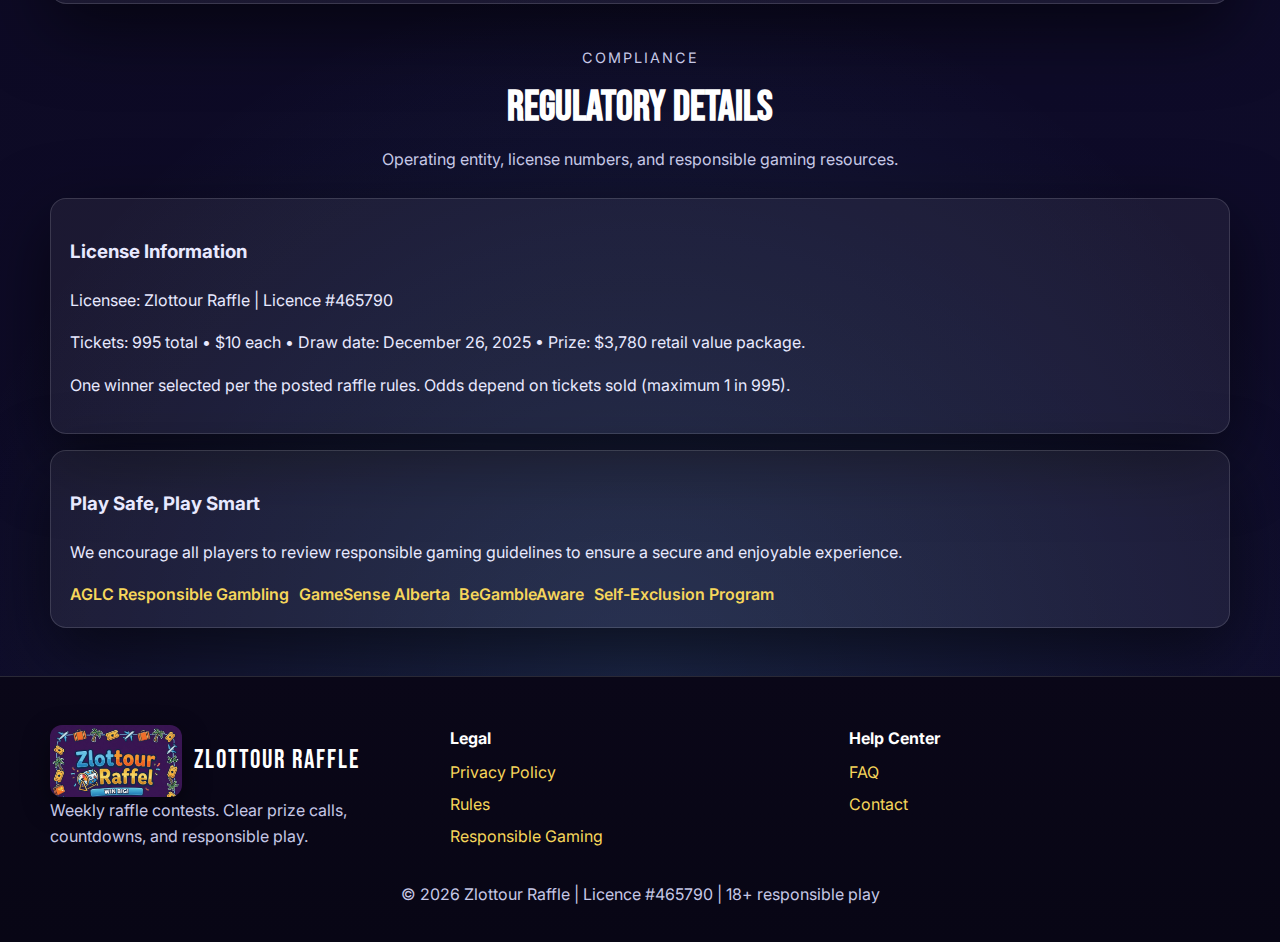
<file: privacy/index.html>
<!doctype html>
<html lang="en">
<head>
  <meta charset="utf-8">
  <meta name="viewport" content="width=device-width, initial-scale=1">
  <link rel="icon" type="image/x-icon" href="/favicon.ico">
  <title>Privacy Policy — Zlottour Raffle</title>
  <meta name="description" content="Privacy Policy for Zlottour Raffle: how we collect, use, and protect data for licensed raffles ($3,780 prize, 995 tickets at $10, draw Dec 26, 2025).">
  <link rel="preconnect" href="https://fonts.googleapis.com">
  <link rel="preconnect" href="https://fonts.gstatic.com" crossorigin>
  <link href="https://fonts.googleapis.com/css2?family=Inter:wght@400;500;600;700;800;900&family=Bebas+Neue&display=swap" rel="stylesheet">
  <link rel="stylesheet" href="https://cdnjs.cloudflare.com/ajax/libs/font-awesome/6.5.2/css/all.min.css">
  <style>
:root{
  --bg: #0d0b21;
  --panel: rgba(255,255,255,0.06);
  --panel-strong: rgba(255,255,255,0.1);
  --text: #e8e9ff;
  --muted: #c6c8e6;
  --heading: #ffffff;
  --accent: #f6d65b;
  --secondary: #9a7bff;
  --primary: #130f2e;
  --border: rgba(255,255,255,0.14);
  --radius: 16px;
  --shadow: 0 24px 70px rgba(0,0,0,0.55);
  --font-display: "Bebas Neue", "Inter", system-ui, sans-serif;
  --font-body: "Inter", system-ui, sans-serif;
}
*{box-sizing:border-box}
body{
  margin:0;
  font-family:var(--font-body);
  background:
    radial-gradient(circle at 12% 10%, rgba(154,123,255,0.16), transparent 32%),
    radial-gradient(circle at 82% 18%, rgba(246,214,91,0.12), transparent 30%),
    radial-gradient(circle at 50% 90%, rgba(108,205,255,0.14), transparent 30%),
    linear-gradient(145deg, #0a0819 0%, #0d0a24 40%, #0f0c2c 100%);
  color:var(--text);
  line-height:1.65;
  min-height:100vh;
  -webkit-font-smoothing:antialiased;
}
a{color:var(--accent); text-decoration:none; transition:color .18s ease, opacity .18s ease}
a:hover{color:var(--secondary); opacity:0.92}
img{max-width:100%; display:block}

.container{width:min(1180px, 100% - 2.4rem); margin:0 auto}

.topbar{position:sticky; top:0; z-index:80; background:rgba(10,8,25,0.9); backdrop-filter:blur(16px); border-bottom:1px solid var(--border); box-shadow:0 8px 30px rgba(0,0,0,0.35)}
.nav-wrap{display:flex; align-items:center; justify-content:space-between; gap:1rem; padding:0.9rem 0}
.brand{display:flex; align-items:center; gap:0.75rem}
.brand img{width:132px; border-radius:12px; box-shadow:0 10px 28px rgba(0,0,0,0.45)}
.brand-name{font-family:var(--font-display); letter-spacing:2px; font-size:1.6rem; color:var(--heading)}
.nav-links{display:flex; align-items:center; gap:0.8rem}
.nav-links a{color:var(--text); font-weight:600; padding:0.45rem 0.75rem; border-radius:12px; transition:background .15s ease, color .15s ease}
.nav-links a:hover{background:var(--panel); color:var(--accent)}
.nav-links .btn{padding:0.72rem 1rem}
.menu-toggle{display:none; background:var(--panel); border:1px solid var(--border); color:var(--text); padding:0.55rem 0.75rem; border-radius:12px}

.btn{display:inline-flex; align-items:center; justify-content:center; gap:0.45rem; padding:0.78rem 1.6rem; border-radius:12px; font-weight:700; border:1px solid transparent; cursor:pointer; transition:transform .16s ease, box-shadow .2s ease, background .2s ease, color .2s ease; white-space:nowrap}
.btn.primary{background:linear-gradient(135deg, var(--secondary), var(--accent)); color:#0b0920; box-shadow:0 12px 36px rgba(0,0,0,0.35)}
.btn.primary:hover{transform:translateY(-2px)}
.btn.ghost{background:var(--panel); border-color:var(--border); color:var(--text)}
.btn.ghost:hover{color:var(--accent)}

.hero{position:relative; overflow:hidden; padding:clamp(2.5rem, 6vw, 4.2rem) 0}
.hero::before,.hero::after{content:""; position:absolute; width:420px; height:420px; border-radius:50%; filter:blur(120px); opacity:0.35; z-index:0}
.hero::before{top:-120px; left:-60px; background:radial-gradient(circle, rgba(154,123,255,0.45), transparent 60%)}
.hero::after{bottom:-140px; right:-20px; background:radial-gradient(circle, rgba(246,214,91,0.4), transparent 60%)}
.hero-inner{position:relative; z-index:1; display:grid; grid-template-columns:1fr; gap:1rem; text-align:left}
.hero-title{font-family:var(--font-display); font-size:clamp(2.1rem, 5vw, 3.4rem); letter-spacing:1px; margin:0 0 0.4rem; color:var(--heading)}
.hero-sub{color:var(--muted); margin:0 0 0.6rem; max-width:840px}
.meta{color:var(--muted); font-weight:600; margin:0}

.card{background:var(--panel); border:1px solid var(--border); border-radius:16px; padding:1.4rem; box-shadow:var(--shadow); margin-bottom:1rem}
.card h3{margin:0 0 0.35rem; color:var(--heading)}
.card h4{margin:1.1rem 0 0.4rem; color:var(--heading)}
.card p{margin:0 0 0.7rem; color:var(--muted)}
.card ul{margin:0 0 0.6rem; padding-left:1.2rem; color:var(--muted)}
.card li{margin:0.25rem 0}

.section-head{text-align:center; margin:2.6rem 0 1.6rem}
.section-eyebrow{text-transform:uppercase; letter-spacing:2px; color:var(--muted); margin:0; font-size:0.9rem}
.section-title{font-family:var(--font-display); font-size:clamp(1.9rem, 4vw, 2.6rem); color:var(--heading); margin:0.25rem 0}
.section-sub{margin:0; color:var(--muted)}

.reg-card{background:var(--panel); border:1px solid var(--border); border-radius:16px; padding:1.2rem; box-shadow:var(--shadow); margin-bottom:1rem}
.res-links{display:flex; flex-wrap:wrap; gap:0.6rem; padding:0; margin:0; list-style:none}
.res-links a{color:var(--accent); font-weight:600}
.res-links a:hover{color:var(--secondary)}

.footer{background:linear-gradient(180deg, #0a0718, #080615); border-top:1px solid var(--border); padding:3rem 0 2.2rem; margin-top:3rem}
.footer-grid{display:grid; grid-template-columns:repeat(auto-fit, minmax(240px, 1fr)); gap:1.2rem; margin-bottom:1.6rem}
.footer h4{margin:0 0 0.5rem; color:var(--heading)}
.footer p{margin:0; color:var(--muted)}
.footer ul{list-style:none; padding:0; margin:0}
.footer li{margin:0.35rem 0}
.footer-copy{text-align:center; color:var(--muted); margin:0}

.sticky-ribbon{position:fixed; bottom:12px; left:50%; transform:translateX(-50%); background:rgba(12,10,30,0.9); border:1px solid var(--border); border-radius:999px; padding:0.55rem 1rem; display:flex; align-items:center; gap:0.8rem; box-shadow:0 12px 30px rgba(0,0,0,0.45); backdrop-filter:blur(10px); z-index:60; flex-wrap:wrap}
.sticky-ribbon .item{display:flex; align-items:center; gap:0.35rem; color:var(--muted); font-weight:600}
.sticky-ribbon .item i{color:var(--accent)}

.scroll-top{position:fixed; right:18px; bottom:70px; width:46px; height:46px; border-radius:50%; border:none; background:var(--accent); color:#0b0920; display:flex; align-items:center; justify-content:center; cursor:pointer; box-shadow:0 14px 34px rgba(0,0,0,0.55); opacity:0; visibility:hidden; transition:all .16s; z-index:65}
.scroll-top.show{opacity:1; visibility:visible}
.scroll-top:hover{background:var(--secondary); color:#fff}

@media (max-width: 960px){
  .nav-links{position:absolute; left:0; right:0; top:100%; background:rgba(10,8,25,0.96); padding:0.8rem 1.2rem 1rem; flex-direction:column; align-items:flex-start; border-bottom:1px solid var(--border); display:none}
  .nav-links.open{display:flex}
  .menu-toggle{display:inline-flex}
}
@media (max-width: 720px){
  .brand img{width:112px}
  .sticky-ribbon{bottom:14px; border-radius:16px}
}
  </style>
</head>
<body class="Zlottour">
  <header class="topbar">
    <div class="container nav-wrap">
      <a class="brand" href="/">
        <img src="../assets/img.png" alt="Zlottour logo">
        <span class="brand-name">Zlottour Raffle</span>
      </a>
      <button class="menu-toggle" type="button" aria-label="Toggle menu" data-menu-toggle>
        <i class="fa-solid fa-bars"></i>
      </button>
      <nav class="nav-links" id="navMenu">
        <a href="/">Home</a>
        <a href="/#impact">About</a>
        <a href="/#how">How It Works</a>
        <a href="/prizes">Prizes</a>
        <a href="/rules">Rules</a>
        <a href="/#winners">Winners</a>
        <a href="/#contact">Contact</a>
        <a href="/faq">FAQ</a>
      </nav>
    </div>
  </header>

  <main>
    <section class="hero" id="privacy">
      <div class="container hero-inner">
        <div>
          <h1 class="hero-title">Privacy Policy</h1>
          <p class="hero-sub">How Zlottour Raffle collects, uses, and protects your data across contests and account flows.</p>
          <p class="meta">Last Updated: January 10, 2025</p>
        </div>
      </div>
    </section>

    <section class="container" aria-labelledby="privacy-content">
      <div class="card" id="privacy-content">
        <h3>Introduction</h3>
        <p>"Zlottour Raffle," "we," "our," or "us" follows clear privacy standards. This policy explains how we handle information when you visit our site and use our services.</p>

        <h4>Information We Collect</h4>
        <p>We collect the following types of information:</p>
        <ul>
          <li>Personal identification information (name, email address, phone number, etc.).</li>
          <li>Financial information (payment details, transaction history).</li>
          <li>Technical data (IP address, browser type, device information).</li>
          <li>Usage data (how you interact with our services).</li>
          <li>Gaming/contest activity and preferences.</li>
        </ul>

        <h4>How We Use Your Information</h4>
        <p>We use the information we collect to:</p>
        <ul>
          <li>Provide and maintain our services.</li>
          <li>Process transactions and manage your account.</li>
          <li>Communicate with you about your account and our services.</li>
          <li>Comply with legal and regulatory requirements.</li>
          <li>Prevent fraud and enhance security.</li>
          <li>Improve our services and develop new features.</li>
        </ul>

        <h4>Data Security</h4>
        <p>We implement technical and organizational measures to protect your personal information against unauthorized access, alteration, disclosure, or destruction. No method of transmission over the Internet is 100% secure, but we align controls with regulatory expectations.</p>

        <h4>Your Rights</h4>
        <p>You have the right to:</p>
        <ul>
          <li>Access your personal information.</li>
          <li>Correct inaccurate or incomplete information.</li>
          <li>Request deletion of your information.</li>
          <li>Object to processing of your information.</li>
          <li>Request restriction of processing.</li>
          <li>Data portability.</li>
        </ul>

        <h4>Company Information</h4>
        <p><strong>Operating Entity:</strong> Elion Olc Colimo Foundation</p>
        <p><strong>Registered Address:</strong> 129, Triq Fleur-De-Lys, Birkirkara, BKR 9066, Malta</p>

        <h4>Contact Us</h4>
        <p>If you have questions about this Privacy Policy, contact us at <a href="mailto:support@fungogogo.com">support@fungogogo.com</a> or visit the <a href="/#contact">contact section</a> on our homepage.</p>
      </div>
    </section>

    <section class="container" aria-labelledby="reg-head">
      <div class="section-head">
        <p class="section-eyebrow">Compliance</p>
        <h2 class="section-title" id="reg-head">Regulatory Details</h2>
        <p class="section-sub">Operating entity, license numbers, and responsible gaming resources.</p>
      </div>
      <div class="reg-card">
        <h3>License Information</h3>
        <p>Licensee: Zlottour Raffle | Licence #465790</p>
        <p>Tickets: 995 total • $10 each • Draw date: December 26, 2025 • Prize: $3,780 retail value package.</p>
        <p>One winner selected per the posted raffle rules. Odds depend on tickets sold (maximum 1 in 995).</p>
      </div>
      <div class="reg-card">
        <h3>Play Safe, Play Smart</h3>
        <p>We encourage all players to review responsible gaming guidelines to ensure a secure and enjoyable experience.</p>
        <ul class="res-links">
          <li><a href="https://aglc.ca/gaming/responsible-gambling" target="_blank" rel="noopener noreferrer">AGLC Responsible Gambling</a></li>
          <li><a href="https://gamesenseab.ca/" target="_blank" rel="noopener noreferrer">GameSense Alberta</a></li>
          <li><a href="https://www.gambleaware.org/" target="_blank" rel="noopener noreferrer">BeGambleAware</a></li>
          <li><a href="https://selfexclusion.ca/" target="_blank" rel="noopener noreferrer">Self-Exclusion Program</a></li>
        </ul>
      </div>
    </section>
  </main>

  <footer class="footer">
    <div class="container">
      <div class="footer-grid">
        <div>
          <div class="brand">
            <img src="../assets/img.png" alt="Zlottour logo">
            <span class="brand-name">Zlottour Raffle</span>
          </div>
          <p>Weekly raffle contests. Clear prize calls, countdowns, and responsible play.</p>
        </div>
        <div>
          <h4>Legal</h4>
          <ul>
            <li><a href="/privacy-policy">Privacy Policy</a></li>
            <li><a href="/rules">Rules</a></li>
            <li><a href="/#responsible">Responsible Gaming</a></li>
          </ul>
        </div>
        <div>
          <h4>Help Center</h4>
          <ul>
            <li><a href="/faq">FAQ</a></li>
            <li><a href="/#contact">Contact</a></li>
          </ul>
        </div>
      </div>
      <p class="footer-copy">© <span data-year></span> Zlottour Raffle | Licence #465790 | 18+ responsible play</p>
    </div>
  </footer>

  <div class="sticky-ribbon">
    <div class="item"><i class="fa-solid fa-circle-exclamation"></i> 18+</div>
    <div class="item"><i class="fa-solid fa-shield"></i> Responsible Gaming</div>
    <div class="item"><i class="fa-solid fa-ticket"></i> Verified Entries</div>
    <div class="item"><i class="fa-solid fa-bolt"></i> Fast Checkout</div>
  </div>

  <button id="hubScrollTop" class="scroll-top" aria-label="Scroll to top">
    <i class="fa-solid fa-chevron-up"></i>
  </button>

  <script src="../assets/main.js" defer></script>
</body>
</html>
</file>
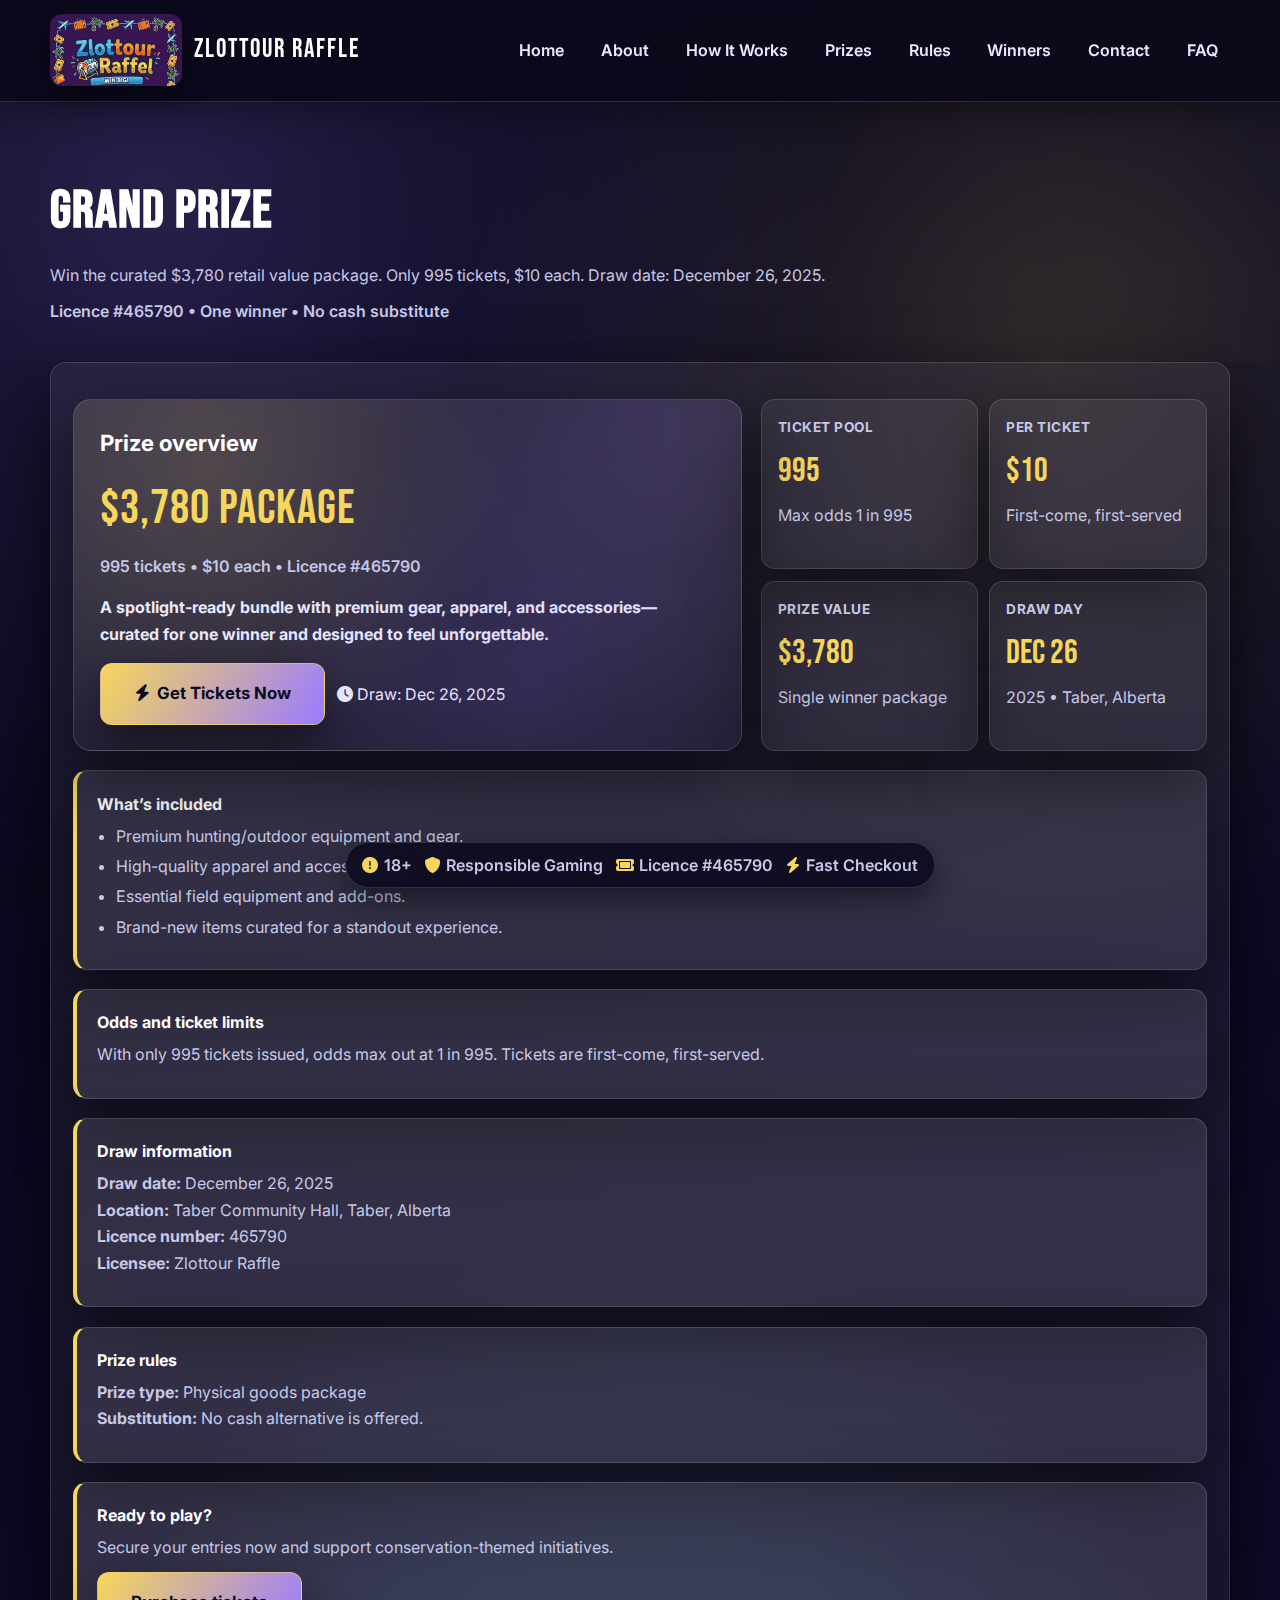
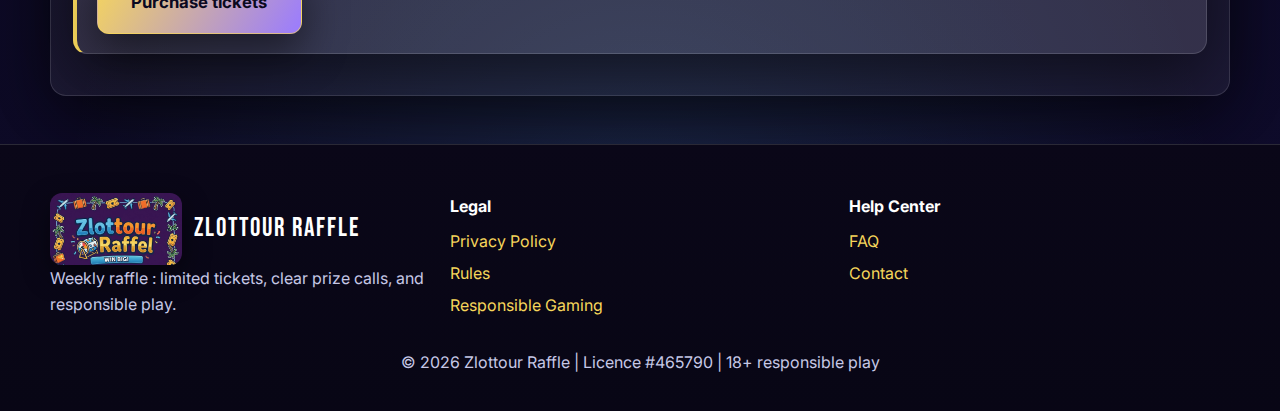
<file: prizes/index.html>
<!doctype html>
<html lang="en">
<head>
  <meta charset="utf-8">
  <meta name="viewport" content="width=device-width, initial-scale=1">
  <link rel="icon" type="image/x-icon" href="/favicon.ico">
  <title>Prizes — Zlottour Raffle</title>
  <meta name="description" content="Grand prize details for Zlottour Raffle: $3,780 retail value, 995 tickets at $10, draw December 26, 2025. 18+ responsible play, licence #465790.">
  <link rel="preconnect" href="https://fonts.googleapis.com">
  <link rel="preconnect" href="https://fonts.gstatic.com" crossorigin>
  <link href="https://fonts.googleapis.com/css2?family=Inter:wght@400;500;600;700;800;900&family=Bebas+Neue&display=swap" rel="stylesheet">
  <link rel="stylesheet" href="https://cdnjs.cloudflare.com/ajax/libs/font-awesome/6.5.2/css/all.min.css">
  <style>
:root{
  --bg: #0d0b21;
  --panel: rgba(255,255,255,0.06);
  --panel-strong: rgba(255,255,255,0.1);
  --text: #e8e9ff;
  --muted: #c6c8e6;
  --heading: #ffffff;
  --accent: #f6d65b;
  --secondary: #9a7bff;
  --primary: #130f2e;
  --border: rgba(255,255,255,0.14);
  --radius: 16px;
  --shadow: 0 24px 70px rgba(0,0,0,0.55);
  --font-display: "Bebas Neue", "Inter", system-ui, sans-serif;
  --font-body: "Inter", system-ui, sans-serif;
}
*{box-sizing:border-box}
body{
  margin:0;
  font-family:var(--font-body);
  background:
    radial-gradient(circle at 12% 10%, rgba(154,123,255,0.16), transparent 32%),
    radial-gradient(circle at 82% 18%, rgba(246,214,91,0.12), transparent 30%),
    radial-gradient(circle at 50% 90%, rgba(108,205,255,0.14), transparent 30%),
    linear-gradient(145deg, #0a0819 0%, #0d0a24 40%, #0f0c2c 100%);
  color:var(--text);
  line-height:1.65;
  min-height:100vh;
  -webkit-font-smoothing:antialiased;
}
a{color:var(--accent); text-decoration:none; transition:color .18s ease, opacity .18s ease}
a:hover{color:var(--secondary); opacity:0.92}
img{max-width:100%; display:block}

.container{width:min(1180px, 100% - 2.4rem); margin:0 auto}

.topbar{position:sticky; top:0; z-index:80; background:rgba(10,8,25,0.9); backdrop-filter:blur(16px); border-bottom:1px solid var(--border); box-shadow:0 8px 30px rgba(0,0,0,0.35)}
.nav-wrap{display:flex; align-items:center; justify-content:space-between; gap:1rem; padding:0.9rem 0}
.brand{display:flex; align-items:center; gap:0.75rem}
.brand img{width:132px; border-radius:12px; box-shadow:0 10px 28px rgba(0,0,0,0.45)}
.brand-name{font-family:var(--font-display); letter-spacing:2px; font-size:1.6rem; color:var(--heading)}
.nav-links{display:flex; align-items:center; gap:0.8rem}
.nav-links a{color:var(--text); font-weight:600; padding:0.45rem 0.75rem; border-radius:12px; transition:background .15s ease, color .15s ease}
.nav-links a:hover{background:var(--panel); color:var(--accent)}
.nav-links .btn{padding:0.72rem 1rem}
.menu-toggle{display:none; background:var(--panel); border:1px solid var(--border); color:var(--text); padding:0.55rem 0.75rem; border-radius:12px}

.btn{display:inline-flex; align-items:center; justify-content:center; gap:0.45rem; padding:0.78rem 1.6rem; border-radius:12px; font-weight:700; border:1px solid transparent; cursor:pointer; transition:transform .16s ease, box-shadow .2s ease, background .2s ease, color .2s ease}
.btn{white-space:nowrap}
.btn.primary{background:linear-gradient(135deg, var(--secondary), var(--accent)); color:#0b0920; box-shadow:0 12px 36px rgba(0,0,0,0.35)}
.btn.primary:hover{transform:translateY(-2px)}
.btn.ghost{background:var(--panel); border-color:var(--border); color:var(--text)}
.btn.ghost:hover{color:var(--accent)}

.hero{position:relative; overflow:hidden; padding:clamp(2.6rem, 6vw, 4rem) 0 2.4rem}
.hero::before,.hero::after{content:""; position:absolute; width:420px; height:420px; border-radius:50%; filter:blur(120px); opacity:0.35; z-index:0}
.hero::before{top:-120px; left:-60px; background:radial-gradient(circle, rgba(154,123,255,0.45), transparent 60%)}
.hero::after{bottom:-140px; right:-20px; background:radial-gradient(circle, rgba(246,214,91,0.4), transparent 60%)}
.hero-inner{position:relative; z-index:1; display:grid; grid-template-columns:1fr; gap:0.4rem; text-align:left}
.hero-title{font-family:var(--font-display); font-size:clamp(2.3rem, 5vw, 3.4rem); letter-spacing:1px; margin:0 0 0.4rem; color:var(--heading)}
.hero-sub{color:var(--muted); margin:0 0 0.6rem; max-width:880px}
.meta{color:var(--muted); font-weight:600; margin:0}

.card{background:var(--panel); border:1px solid var(--border); border-radius:16px; padding:1.4rem; box-shadow:var(--shadow); margin-bottom:1rem}
.card h3{margin:0 0 0.35rem; color:var(--heading)}
.card h4{margin:1.1rem 0 0.4rem; color:var(--heading)}
.card p{margin:0 0 0.7rem; color:var(--muted)}
.card ul{margin:0 0 0.6rem; padding-left:1.2rem; color:var(--muted)}
.card li{margin:0.25rem 0}

.stats-grid{display:grid; grid-template-columns:repeat(auto-fit, minmax(220px,1fr)); gap:1rem; margin:1.4rem 0}
.stat{background:var(--panel); border:1px solid var(--border); border-radius:14px; padding:1.2rem; text-align:center; box-shadow:var(--shadow)}
.stat .num{font-family:var(--font-display); font-size:2.4rem; color:var(--accent); display:block}
.stat .label{color:var(--muted)}

.grand-prize-wrap{display:grid; grid-template-columns:1.2fr 0.8fr; gap:1.2rem; align-items:stretch; margin:0.8rem 0 0}
.grand-card{position:relative; padding:1.6rem; border-radius:18px; background:radial-gradient(circle at 20% 20%, rgba(246,214,91,0.16), transparent 50%), radial-gradient(circle at 90% 10%, rgba(154,123,255,0.14), transparent 40%), linear-gradient(155deg, rgba(255,255,255,0.06), rgba(255,255,255,0.02)); border:1px solid var(--border); box-shadow:var(--shadow); overflow:hidden}
.grand-card::after{content:""; position:absolute; inset:0; background:radial-gradient(circle at 70% 80%, rgba(154,123,255,0.14), transparent 50%); pointer-events:none}
.grand-card h3{margin:0 0 0.45rem; color:var(--heading); font-size:1.4rem}
.grand-card .value{font-family:var(--font-display); font-size:3rem; color:var(--accent); margin:0 0 0.3rem; letter-spacing:1px}
.grand-card .sub{color:var(--muted); margin:0 0 0.9rem; font-weight:600}
.grand-card .pitch{color:var(--text); font-weight:700; margin:0 0 1rem}
.cta-stack{display:flex; flex-wrap:wrap; gap:0.75rem; align-items:center}
.btn.fun{padding:1rem 2.1rem; font-size:1.05rem; background:linear-gradient(120deg, var(--accent), var(--secondary)); color:#0b0920; box-shadow:0 16px 40px rgba(0,0,0,0.5); border:1px solid rgba(246,214,91,0.6)}
.btn.fun:hover{transform:translateY(-3px) scale(1.01); box-shadow:0 20px 48px rgba(0,0,0,0.58)}
.stat-marketing{display:grid; grid-template-columns:repeat(auto-fit,minmax(180px,1fr)); gap:0.7rem; height:100%}
.stat-box{background:var(--panel); border:1px solid var(--border); border-radius:14px; padding:1rem; box-shadow:var(--shadow); text-align:left}
.stat-box .label{color:var(--muted); font-weight:700; letter-spacing:0.5px; text-transform:uppercase; font-size:0.85rem; margin:0 0 0.35rem}
.stat-box .num{font-family:var(--font-display); font-size:2.1rem; color:var(--accent); margin:0}
.stat-box .hint{color:var(--muted); margin:0.2rem 0 0}

.info-box{background:var(--panel-strong); border:1px solid var(--border); border-left:4px solid var(--accent); border-radius:14px; padding:1.2rem; box-shadow:var(--shadow); margin:1.2rem 0}
.info-box h4{margin:0 0 0.35rem; color:var(--heading)}

.footer{background:linear-gradient(180deg, #0a0718, #080615); border-top:1px solid var(--border); padding:3rem 0 2.2rem; margin-top:3rem}
.footer-grid{display:grid; grid-template-columns:repeat(auto-fit, minmax(240px, 1fr)); gap:1.2rem; margin-bottom:1.6rem}
.footer h4{margin:0 0 0.5rem; color:var(--heading)}
.footer p{margin:0; color:var(--muted)}
.footer ul{list-style:none; padding:0; margin:0}
.footer li{margin:0.35rem 0}
.footer-copy{text-align:center; color:var(--muted); margin:0}

.sticky-ribbon{position:fixed; bottom:12px; left:50%; transform:translateX(-50%); background:rgba(12,10,30,0.9); border:1px solid var(--border); border-radius:999px; padding:0.55rem 1rem; display:flex; align-items:center; gap:0.8rem; box-shadow:0 12px 30px rgba(0,0,0,0.45); backdrop-filter:blur(10px); z-index:60; flex-wrap:wrap}
.sticky-ribbon .item{display:flex; align-items:center; gap:0.35rem; color:var(--muted); font-weight:600}
.sticky-ribbon .item i{color:var(--accent)}

.scroll-top{position:fixed; right:18px; bottom:70px; width:46px; height:46px; border-radius:50%; border:none; background:var(--accent); color:#0b0920; display:flex; align-items:center; justify-content:center; cursor:pointer; box-shadow:0 14px 34px rgba(0,0,0,0.55); opacity:0; visibility:hidden; transition:all .16s; z-index:65}
.scroll-top.show{opacity:1; visibility:visible}
.scroll-top:hover{background:var(--secondary); color:#fff}

@media (max-width: 960px){
  .nav-links{position:absolute; left:0; right:0; top:100%; background:rgba(10,8,25,0.96); padding:0.8rem 1.2rem 1rem; flex-direction:column; align-items:flex-start; border-bottom:1px solid var(--border); display:none}
  .nav-links.open{display:flex}
  .menu-toggle{display:inline-flex}
}
@media (max-width: 720px){
  .brand img{width:112px}
  .sticky-ribbon{bottom:14px; border-radius:16px}
}
  </style>
</head>
<body class="Zlottour">
  <header class="topbar">
    <div class="container nav-wrap">
      <a class="brand" href="/">
        <img src="../assets/img.png" alt="Zlottour logo">
        <span class="brand-name">Zlottour Raffle</span>
      </a>
      <button class="menu-toggle" type="button" aria-label="Toggle menu" data-menu-toggle>
        <i class="fa-solid fa-bars"></i>
      </button>
      <nav class="nav-links" id="navMenu">
        <a href="/">Home</a>
        <a href="/#impact">About</a>
        <a href="/#how">How It Works</a>
        <a href="/prizes">Prizes</a>
        <a href="/rules">Rules</a>
        <a href="/#winners">Winners</a>
        <a href="/#contact">Contact</a>
        <a href="/faq">FAQ</a>
      </nav>
    </div>
  </header>

  <main>
    <section class="hero" id="prizes">
      <div class="container hero-inner">
        <div>
          <h1 class="hero-title">Grand Prize</h1>
          <p class="hero-sub">Win the curated $3,780 retail value package. Only 995 tickets, $10 each. Draw date: December 26, 2025.</p>
          <p class="meta">Licence #465790 • One winner • No cash substitute</p>
        </div>
      </div>
    </section>

    <section class="container" aria-labelledby="prize-details">
      <div class="card" id="prize-details">
        <div class="grand-prize-wrap">
          <article class="grand-card">
            <h3>Prize overview</h3>
            <p class="value">$3,780 package</p>
            <p class="sub">995 tickets • $10 each • Licence #465790</p>
            <p class="pitch">A spotlight-ready bundle with premium gear, apparel, and accessories—curated for one winner and designed to feel unforgettable.</p>
            <div class="cta-stack">
              <a class="btn fun" href="#" data-signup-btn><i class="fa-solid fa-bolt"></i> Get Tickets Now</a>
              <span class="pill accent"><i class="fa-solid fa-clock"></i> Draw: Dec 26, 2025</span>
            </div>
          </article>

          <div class="stat-marketing">
            <div class="stat-box">
              <p class="label">Ticket pool</p>
              <p class="num">995</p>
              <p class="hint">Max odds 1 in 995</p>
            </div>
            <div class="stat-box">
              <p class="label">Per ticket</p>
              <p class="num">$10</p>
              <p class="hint">First-come, first-served</p>
            </div>
            <div class="stat-box">
              <p class="label">Prize value</p>
              <p class="num">$3,780</p>
              <p class="hint">Single winner package</p>
            </div>
            <div class="stat-box">
              <p class="label">Draw day</p>
              <p class="num">Dec 26</p>
              <p class="hint">2025 • Taber, Alberta</p>
            </div>
          </div>
        </div>

        <div class="info-box">
          <h4>What’s included</h4>
          <ul>
            <li>Premium hunting/outdoor equipment and gear.</li>
            <li>High-quality apparel and accessories.</li>
            <li>Essential field equipment and add-ons.</li>
            <li>Brand-new items curated for a standout experience.</li>
          </ul>
        </div>

        <div class="info-box">
          <h4>Odds and ticket limits</h4>
          <p>With only 995 tickets issued, odds max out at 1 in 995. Tickets are first-come, first-served.</p>
        </div>

        <div class="info-box">
          <h4>Draw information</h4>
          <p><strong>Draw date:</strong> December 26, 2025<br>
             <strong>Location:</strong> Taber Community Hall, Taber, Alberta<br>
             <strong>Licence number:</strong> 465790<br>
             <strong>Licensee:</strong> Zlottour Raffle</p>
        </div>

        <div class="info-box">
          <h4>Prize rules</h4>
          <p><strong>Prize type:</strong> Physical goods package<br>
             <strong>Substitution:</strong> No cash alternative is offered.</p>
        </div>

        <div class="info-box">
          <h4>Ready to play?</h4>
          <p>Secure your entries now and support conservation-themed initiatives.</p>
          <a class="btn fun" href="#" data-signup-btn>Purchase tickets</a>
        </div>
      </div>
    </section>
  </main>

  <footer class="footer">
    <div class="container">
      <div class="footer-grid">
        <div>
          <div class="brand">
            <img src="../assets/img.png" alt="Zlottour logo">
            <span class="brand-name">Zlottour Raffle</span>
          </div>
          <p>Weekly raffle : limited tickets, clear prize calls, and responsible play.</p>
        </div>
        <div>
          <h4>Legal</h4>
          <ul>
            <li><a href="/privacy-policy">Privacy Policy</a></li>
            <li><a href="/rules">Rules</a></li>
            <li><a href="/#responsible">Responsible Gaming</a></li>
          </ul>
        </div>
        <div>
          <h4>Help Center</h4>
          <ul>
            <li><a href="/faq">FAQ</a></li>
            <li><a href="/#contact">Contact</a></li>
          </ul>
        </div>
      </div>
      <p class="footer-copy">© <span data-year></span> Zlottour Raffle | Licence #465790 | 18+ responsible play</p>
    </div>
  </footer>

  <div class="sticky-ribbon">
    <div class="item"><i class="fa-solid fa-circle-exclamation"></i> 18+</div>
    <div class="item"><i class="fa-solid fa-shield"></i> Responsible Gaming</div>
    <div class="item"><i class="fa-solid fa-ticket"></i> Licence #465790</div>
    <div class="item"><i class="fa-solid fa-bolt"></i> Fast Checkout</div>
  </div>

  <button id="hubScrollTop" class="scroll-top" aria-label="Scroll to top">
    <i class="fa-solid fa-chevron-up"></i>
  </button>

  <script src="../assets/main.js" defer></script>
</body>
</html>
</file>
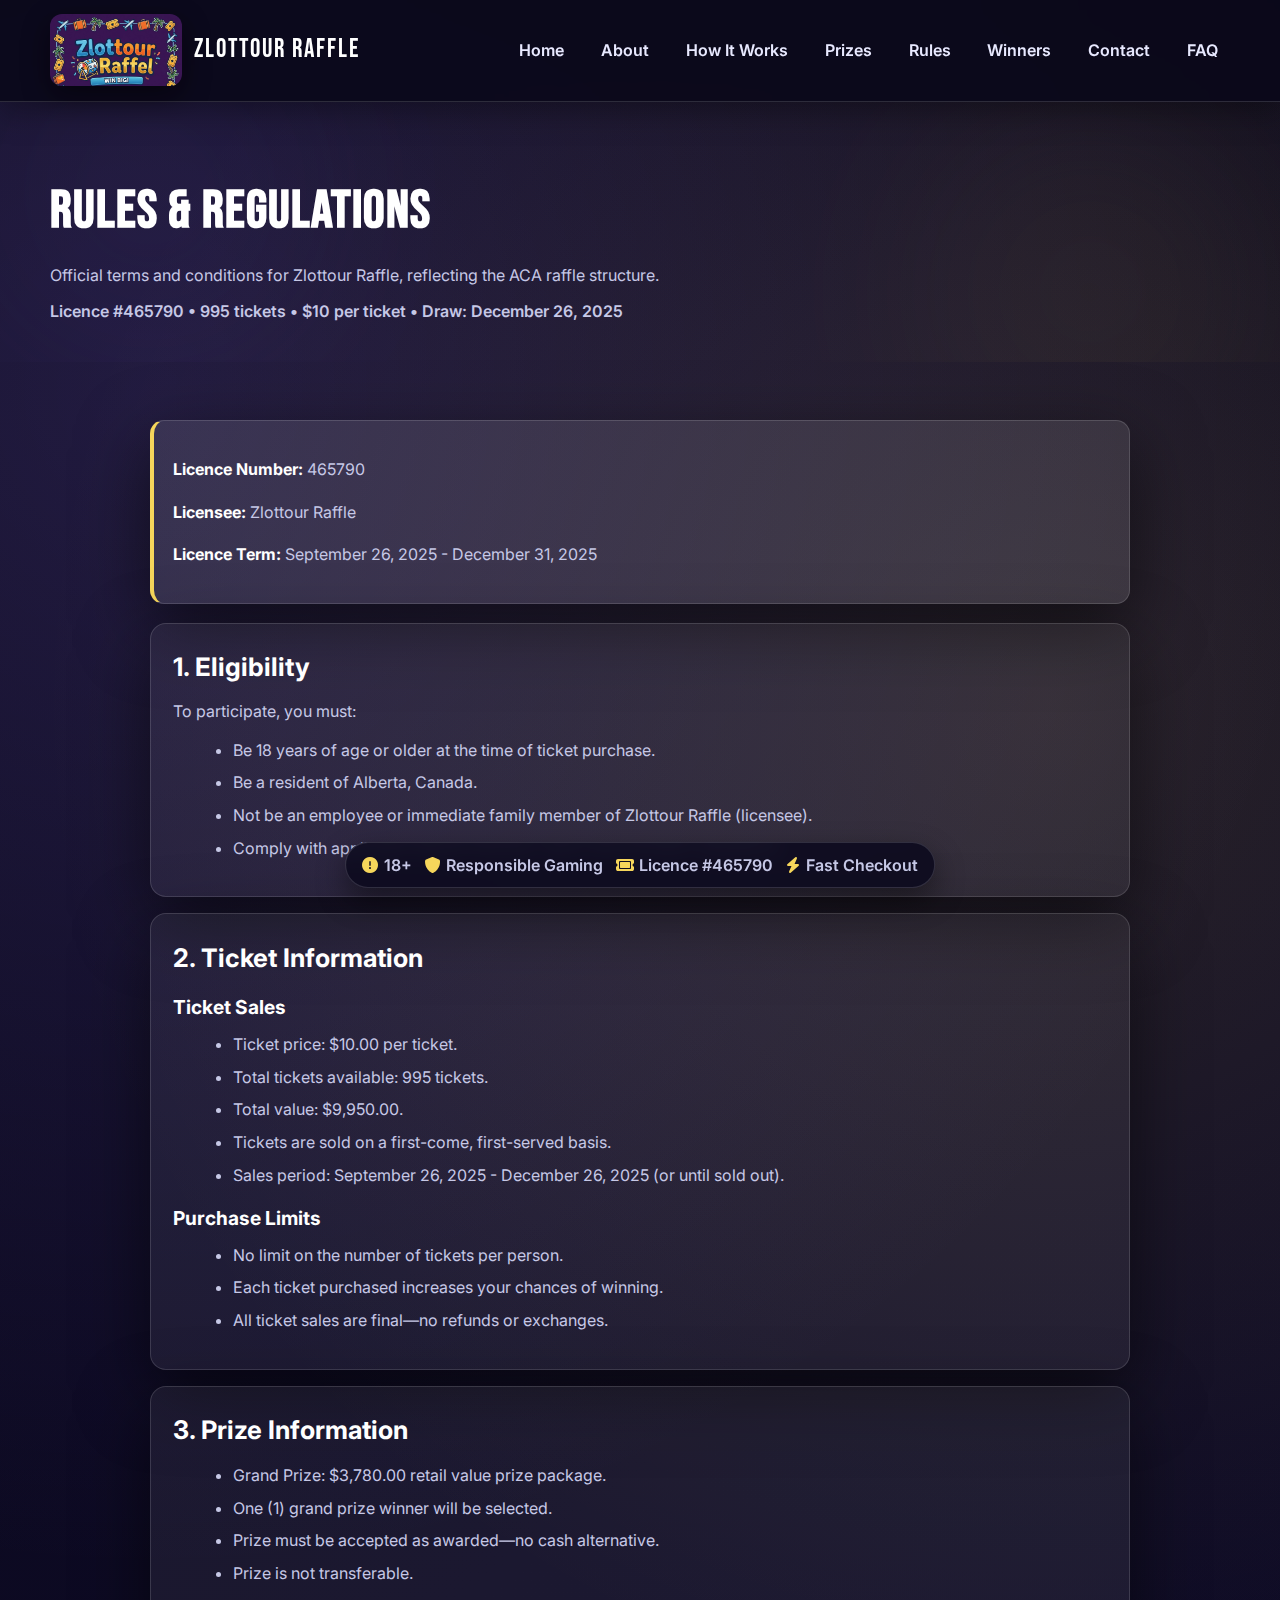
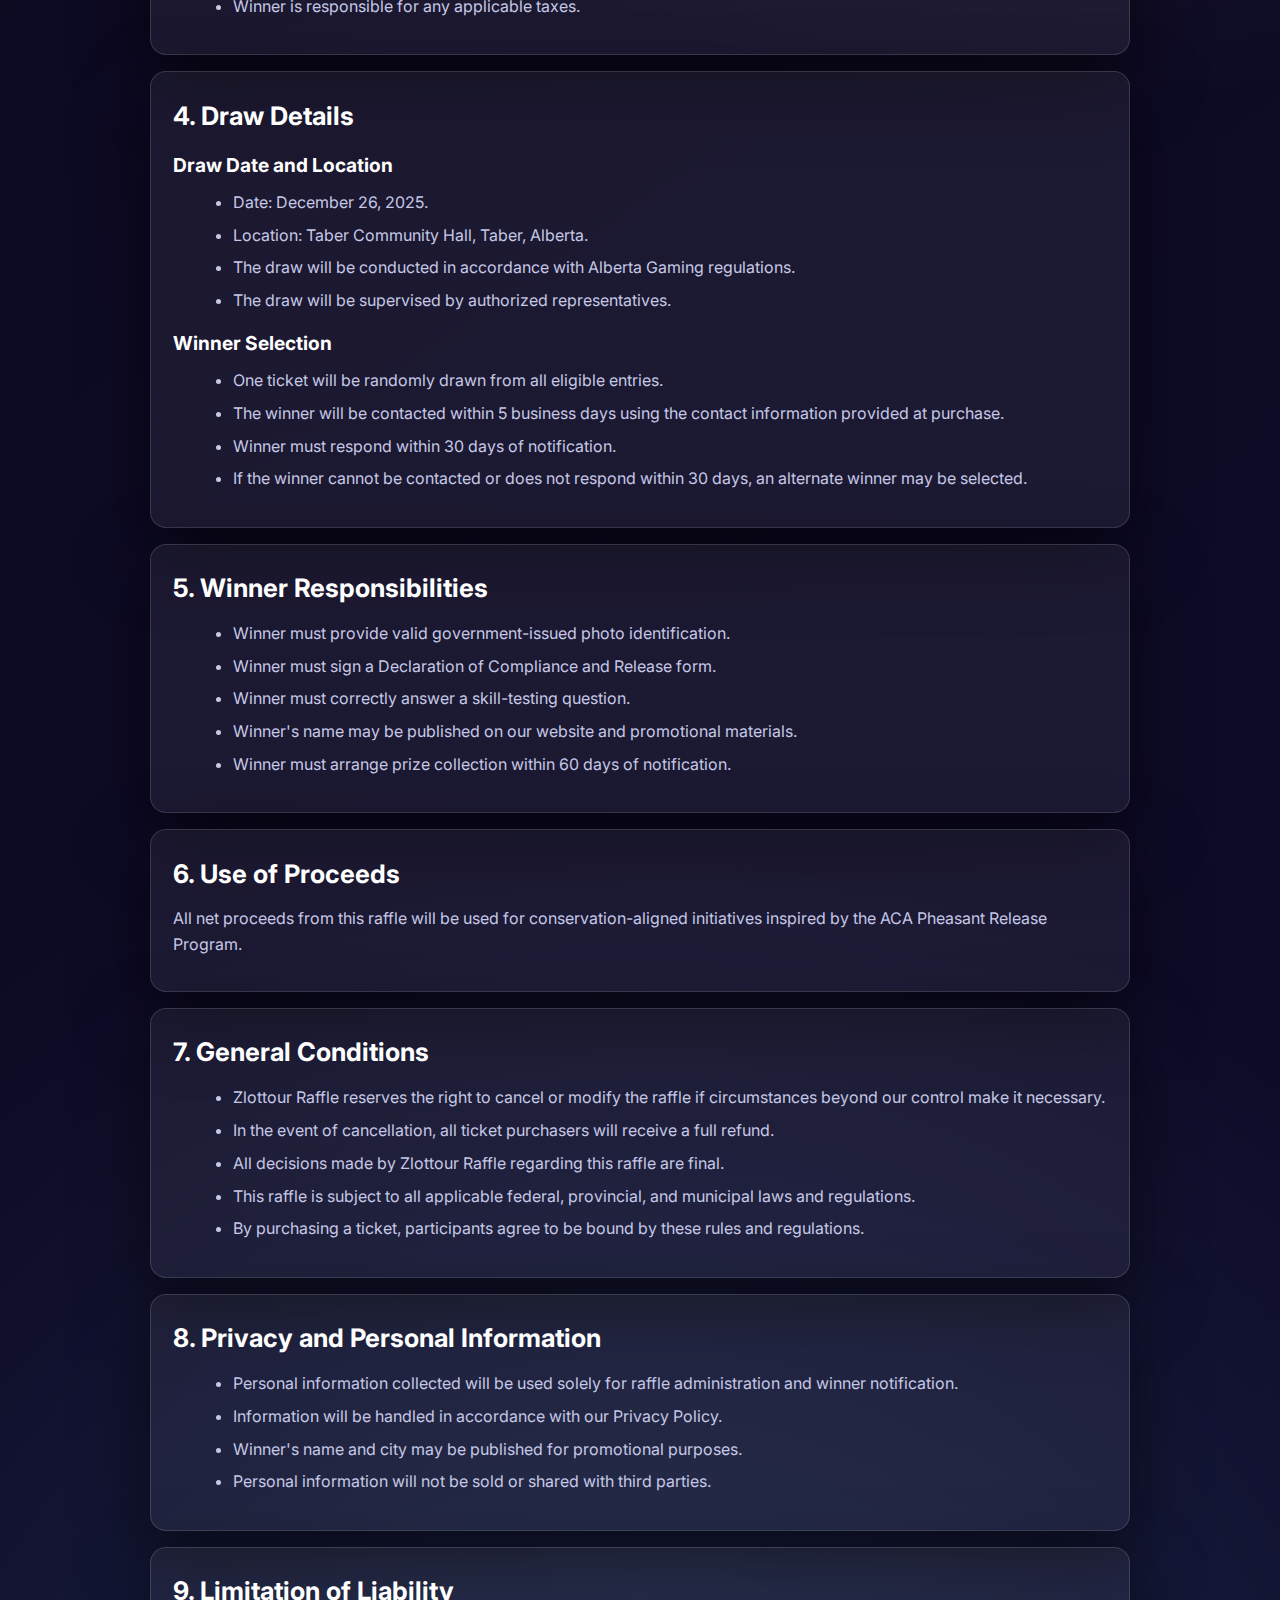
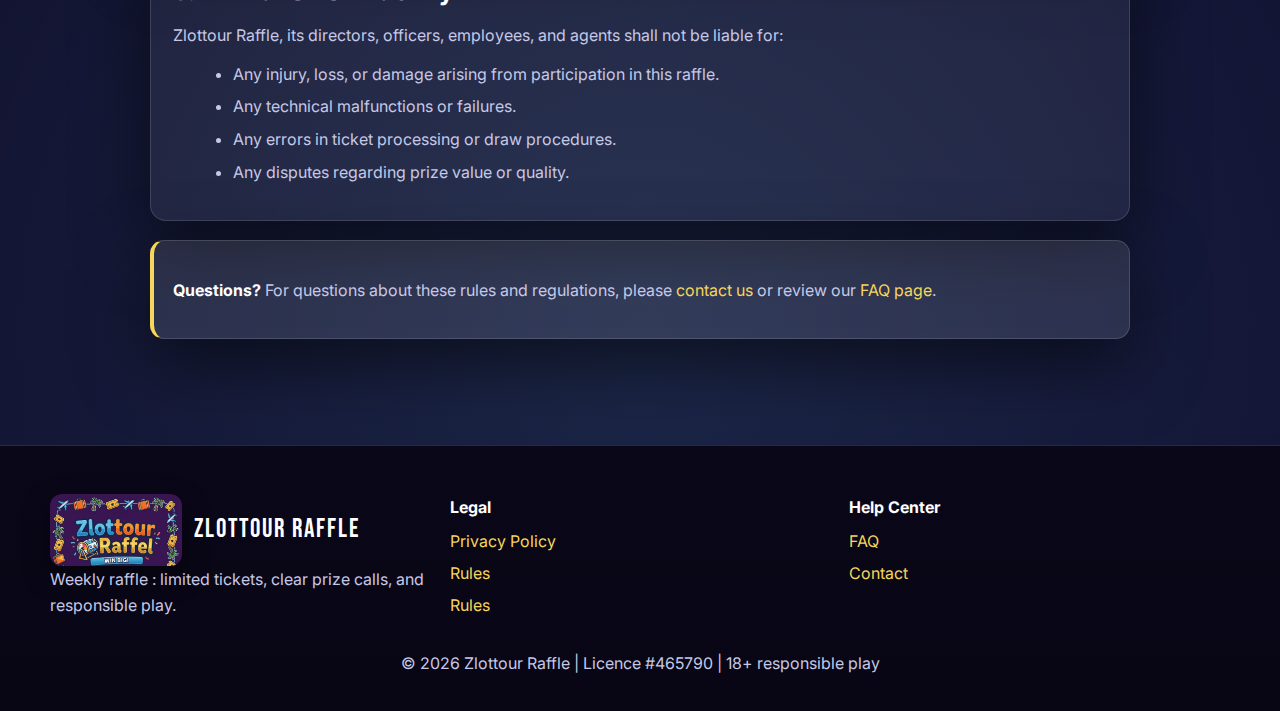
<file: rules/index.html>
<!doctype html>
<html lang="en">
<head>
  <meta charset="utf-8">
  <meta name="viewport" content="width=device-width, initial-scale=1">
  <link rel="icon" type="image/x-icon" href="/favicon.ico">
  <title>Rules &amp; Regulations — Zlottour Raffle</title>
  <meta name="description" content="Official rules for Zlottour Raffle: licence #465790, 995 tickets at $10, draw Dec 26, 2025. Eligibility, ticket rules, draw process, prize details, and responsibilities.">
  <link rel="preconnect" href="https://fonts.googleapis.com">
  <link rel="preconnect" href="https://fonts.gstatic.com" crossorigin>
  <link href="https://fonts.googleapis.com/css2?family=Inter:wght@400;500;600;700;800;900&family=Bebas+Neue&display=swap" rel="stylesheet">
  <link rel="stylesheet" href="https://cdnjs.cloudflare.com/ajax/libs/font-awesome/6.5.2/css/all.min.css">
  <style>
:root{
  --bg: #0d0b21;
  --panel: rgba(255,255,255,0.06);
  --panel-strong: rgba(255,255,255,0.1);
  --text: #e8e9ff;
  --muted: #c6c8e6;
  --heading: #ffffff;
  --accent: #f6d65b;
  --secondary: #9a7bff;
  --primary: #130f2e;
  --border: rgba(255,255,255,0.14);
  --radius: 16px;
  --shadow: 0 24px 70px rgba(0,0,0,0.55);
  --font-display: "Bebas Neue", "Inter", system-ui, sans-serif;
  --font-body: "Inter", system-ui, sans-serif;
}
*{box-sizing:border-box}
body{margin:0; font-family:var(--font-body); background:radial-gradient(circle at 12% 10%, rgba(154,123,255,0.16), transparent 32%),radial-gradient(circle at 82% 18%, rgba(246,214,91,0.12), transparent 30%),radial-gradient(circle at 50% 90%, rgba(108,205,255,0.14), transparent 30%),linear-gradient(145deg, #0a0819 0%, #0d0a24 40%, #0f0c2c 100%); color:var(--text); line-height:1.65; min-height:100vh; -webkit-font-smoothing:antialiased}
a{color:var(--accent); text-decoration:none; transition:color .18s ease, opacity .18s ease}
a:hover{color:var(--secondary); opacity:0.92}
.container{width:min(1180px, 100% - 2.4rem); margin:0 auto}

.topbar{position:sticky; top:0; z-index:80; background:rgba(10,8,25,0.9); backdrop-filter:blur(16px); border-bottom:1px solid var(--border); box-shadow:0 8px 30px rgba(0,0,0,0.35)}
.nav-wrap{display:flex; align-items:center; justify-content:space-between; gap:1rem; padding:0.9rem 0}
.brand{display:flex; align-items:center; gap:0.75rem}
.brand img{width:132px; border-radius:12px; box-shadow:0 10px 28px rgba(0,0,0,0.45)}
.brand-name{font-family:var(--font-display); letter-spacing:2px; font-size:1.6rem; color:var(--heading)}
.nav-links{display:flex; align-items:center; gap:0.8rem}
.nav-links a{color:var(--text); font-weight:600; padding:0.45rem 0.75rem; border-radius:12px; transition:background .15s ease, color .15s ease}
.nav-links a:hover{background:var(--panel); color:var(--accent)}
.nav-links .btn{padding:0.72rem 1rem}
.menu-toggle{display:none; background:var(--panel); border:1px solid var(--border); color:var(--text); padding:0.55rem 0.75rem; border-radius:12px}

.btn{display:inline-flex; align-items:center; justify-content:center; gap:0.45rem; padding:0.78rem 1.6rem; border-radius:12px; font-weight:700; border:1px solid transparent; cursor:pointer; transition:transform .16s ease, box-shadow .2s ease, background .2s ease, color .2s ease}
.btn{white-space:nowrap}
.btn.primary{background:linear-gradient(135deg, var(--secondary), var(--accent)); color:#0b0920; box-shadow:0 12px 36px rgba(0,0,0,0.35)}
.btn.primary:hover{transform:translateY(-2px)}
.btn.ghost{background:var(--panel); border-color:var(--border); color:var(--text)}
.btn.ghost:hover{color:var(--accent)}

.hero{position:relative; overflow:hidden; padding:clamp(2.6rem, 6vw, 4rem) 0 2.4rem}
.hero::before,.hero::after{content:""; position:absolute; width:420px; height:420px; border-radius:50%; filter:blur(120px); opacity:0.35; z-index:0}
.hero::before{top:-120px; left:-60px; background:radial-gradient(circle, rgba(154,123,255,0.45), transparent 60%)}
.hero::after{bottom:-140px; right:-20px; background:radial-gradient(circle, rgba(246,214,91,0.4), transparent 60%)}
.hero-inner{position:relative; z-index:1; display:grid; grid-template-columns:1fr; gap:0.4rem; text-align:left}
.hero-title{font-family:var(--font-display); font-size:clamp(2.3rem, 5vw, 3.4rem); letter-spacing:1px; margin:0 0 0.4rem; color:var(--heading)}
.hero-sub{color:var(--muted); margin:0 0 0.6rem; max-width:880px}
.meta{color:var(--muted); font-weight:600; margin:0}

.section{padding:2.4rem 0; max-width:980px; margin:0 auto}
.card{background:var(--panel); border:1px solid var(--border); border-radius:16px; padding:1.4rem; box-shadow:var(--shadow); margin-bottom:1rem}
.card h2{margin:0 0 0.6rem; color:var(--heading); font-size:1.6rem}
.card h3{margin:0.8rem 0 0.4rem; color:var(--heading); font-size:1.2rem}
.card p{margin:0 0 0.7rem; color:var(--muted)}
.card ul, .card ol{margin:0 0 0.7rem 1.2rem; color:var(--muted); line-height:1.8}
.card li{margin:0.25rem 0}

.highlight{background:var(--panel-strong); border:1px solid var(--border); border-left:4px solid var(--accent); border-radius:14px; padding:1.2rem; box-shadow:var(--shadow); margin:1.2rem 0; color:var(--muted)}
.highlight strong{color:var(--heading)}

.footer{background:linear-gradient(180deg, #0a0718, #080615); border-top:1px solid var(--border); padding:3rem 0 2.2rem; margin-top:3rem}
.footer-grid{display:grid; grid-template-columns:repeat(auto-fit, minmax(240px, 1fr)); gap:1.2rem; margin-bottom:1.6rem}
.footer h4{margin:0 0 0.5rem; color:var(--heading)}
.footer p{margin:0; color:var(--muted)}
.footer ul{list-style:none; padding:0; margin:0}
.footer li{margin:0.35rem 0}
.footer-copy{text-align:center; color:var(--muted); margin:0}

.sticky-ribbon{position:fixed; bottom:12px; left:50%; transform:translateX(-50%); background:rgba(12,10,30,0.9); border:1px solid var(--border); border-radius:999px; padding:0.55rem 1rem; display:flex; align-items:center; gap:0.8rem; box-shadow:0 12px 30px rgba(0,0,0,0.45); backdrop-filter:blur(10px); z-index:60; flex-wrap:wrap}
.sticky-ribbon .item{display:flex; align-items:center; gap:0.35rem; color:var(--muted); font-weight:600}
.sticky-ribbon .item i{color:var(--accent)}

.scroll-top{position:fixed; right:18px; bottom:70px; width:46px; height:46px; border-radius:50%; border:none; background:var(--accent); color:#0b0920; display:flex; align-items:center; justify-content:center; cursor:pointer; box-shadow:0 14px 34px rgba(0,0,0,0.55); opacity:0; visibility:hidden; transition:all .16s; z-index:65}
.scroll-top.show{opacity:1; visibility:visible}
.scroll-top:hover{background:var(--secondary); color:#fff}

@media (max-width: 960px){
  .nav-links{position:absolute; left:0; right:0; top:100%; background:rgba(10,8,25,0.96); padding:0.8rem 1.2rem 1rem; flex-direction:column; align-items:flex-start; border-bottom:1px solid var(--border); display:none}
  .nav-links.open{display:flex}
  .menu-toggle{display:inline-flex}
}
@media (max-width: 720px){
  .brand img{width:112px}
  .sticky-ribbon{bottom:14px; border-radius:16px}
}
  </style>
</head>
<body class="Zlottour">
  <header class="topbar">
    <div class="container nav-wrap">
      <a class="brand" href="/">
        <img src="../assets/img.png" alt="Zlottour logo">
        <span class="brand-name">Zlottour Raffle</span>
      </a>
      <button class="menu-toggle" type="button" aria-label="Toggle menu" data-menu-toggle>
        <i class="fa-solid fa-bars"></i>
      </button>
      <nav class="nav-links" id="navMenu">
        <a href="/">Home</a>
        <a href="/#impact">About</a>
        <a href="/#how">How It Works</a>
        <a href="/prizes">Prizes</a>
        <a href="/rules">Rules</a>
        <a href="/#winners">Winners</a>
        <a href="/#contact">Contact</a>
        <a href="/faq">FAQ</a>
      </nav>
    </div>
  </header>

  <main>
    <section class="hero" id="rules">
      <div class="container hero-inner">
        <div>
          <h1 class="hero-title">Rules &amp; Regulations</h1>
          <p class="hero-sub">Official terms and conditions for Zlottour Raffle, reflecting the ACA raffle structure.</p>
          <p class="meta">Licence #465790 • 995 tickets • $10 per ticket • Draw: December 26, 2025</p>
        </div>
      </div>
    </section>

    <section class="section" aria-labelledby="rules-content">
      <div class="highlight">
        <p><strong>Licence Number:</strong> 465790</p>
        <p><strong>Licensee:</strong> Zlottour Raffle</p>
        <p><strong>Licence Term:</strong> September 26, 2025 - December 31, 2025</p>
      </div>

      <div class="card">
        <h2>1. Eligibility</h2>
        <p>To participate, you must:</p>
        <ul>
          <li>Be 18 years of age or older at the time of ticket purchase.</li>
          <li>Be a resident of Alberta, Canada.</li>
          <li>Not be an employee or immediate family member of Zlottour Raffle (licensee).</li>
          <li>Comply with applicable Alberta Gaming, Liquor and Cannabis regulations.</li>
        </ul>
      </div>

      <div class="card">
        <h2>2. Ticket Information</h2>
        <h3>Ticket Sales</h3>
        <ul>
          <li>Ticket price: $10.00 per ticket.</li>
          <li>Total tickets available: 995 tickets.</li>
          <li>Total value: $9,950.00.</li>
          <li>Tickets are sold on a first-come, first-served basis.</li>
          <li>Sales period: September 26, 2025 - December 26, 2025 (or until sold out).</li>
        </ul>
        <h3>Purchase Limits</h3>
        <ul>
          <li>No limit on the number of tickets per person.</li>
          <li>Each ticket purchased increases your chances of winning.</li>
          <li>All ticket sales are final—no refunds or exchanges.</li>
        </ul>
      </div>

      <div class="card">
        <h2>3. Prize Information</h2>
        <ul>
          <li>Grand Prize: $3,780.00 retail value prize package.</li>
          <li>One (1) grand prize winner will be selected.</li>
          <li>Prize must be accepted as awarded—no cash alternative.</li>
          <li>Prize is not transferable.</li>
          <li>Winner is responsible for any applicable taxes.</li>
        </ul>
      </div>

      <div class="card">
        <h2>4. Draw Details</h2>
        <h3>Draw Date and Location</h3>
        <ul>
          <li>Date: December 26, 2025.</li>
          <li>Location: Taber Community Hall, Taber, Alberta.</li>
          <li>The draw will be conducted in accordance with Alberta Gaming regulations.</li>
          <li>The draw will be supervised by authorized representatives.</li>
        </ul>
        <h3>Winner Selection</h3>
        <ul>
          <li>One ticket will be randomly drawn from all eligible entries.</li>
          <li>The winner will be contacted within 5 business days using the contact information provided at purchase.</li>
          <li>Winner must respond within 30 days of notification.</li>
          <li>If the winner cannot be contacted or does not respond within 30 days, an alternate winner may be selected.</li>
        </ul>
      </div>

      <div class="card">
        <h2>5. Winner Responsibilities</h2>
        <ul>
          <li>Winner must provide valid government-issued photo identification.</li>
          <li>Winner must sign a Declaration of Compliance and Release form.</li>
          <li>Winner must correctly answer a skill-testing question.</li>
          <li>Winner's name may be published on our website and promotional materials.</li>
          <li>Winner must arrange prize collection within 60 days of notification.</li>
        </ul>
      </div>

      <div class="card">
        <h2>6. Use of Proceeds</h2>
        <p>All net proceeds from this raffle will be used for conservation-aligned initiatives inspired by the ACA Pheasant Release Program.</p>
      </div>

      <div class="card">
        <h2>7. General Conditions</h2>
        <ul>
          <li>Zlottour Raffle reserves the right to cancel or modify the raffle if circumstances beyond our control make it necessary.</li>
          <li>In the event of cancellation, all ticket purchasers will receive a full refund.</li>
          <li>All decisions made by Zlottour Raffle regarding this raffle are final.</li>
          <li>This raffle is subject to all applicable federal, provincial, and municipal laws and regulations.</li>
          <li>By purchasing a ticket, participants agree to be bound by these rules and regulations.</li>
        </ul>
      </div>

      <div class="card">
        <h2>8. Privacy and Personal Information</h2>
        <ul>
          <li>Personal information collected will be used solely for raffle administration and winner notification.</li>
          <li>Information will be handled in accordance with our Privacy Policy.</li>
          <li>Winner's name and city may be published for promotional purposes.</li>
          <li>Personal information will not be sold or shared with third parties.</li>
        </ul>
      </div>

      <div class="card">
        <h2>9. Limitation of Liability</h2>
        <p>Zlottour Raffle, its directors, officers, employees, and agents shall not be liable for:</p>
        <ul>
          <li>Any injury, loss, or damage arising from participation in this raffle.</li>
          <li>Any technical malfunctions or failures.</li>
          <li>Any errors in ticket processing or draw procedures.</li>
          <li>Any disputes regarding prize value or quality.</li>
        </ul>
      </div>

      <div class="highlight">
        <p><strong>Questions?</strong> For questions about these rules and regulations, please <a href="/#contact">contact us</a> or review our <a href="/faq">FAQ page</a>.</p>
      </div>
    </section>
  </main>

  <footer class="footer">
    <div class="container">
      <div class="footer-grid">
        <div>
          <div class="brand">
            <img src="../assets/img.png" alt="Zlottour logo">
            <span class="brand-name">Zlottour Raffle</span>
          </div>
          <p>Weekly raffle : limited tickets, clear prize calls, and responsible play.</p>
        </div>
        <div>
          <h4>Legal</h4>
          <ul>
            <li><a href="/privacy-policy">Privacy Policy</a></li>
            <li><a href="/rules">Rules</a></li>
            <li><a href="/rules">Rules</a></li>
          </ul>
        </div>
        <div>
          <h4>Help Center</h4>
          <ul>
            <li><a href="/faq">FAQ</a></li>
            <li><a href="/#contact">Contact</a></li>
          </ul>
        </div>
      </div>
      <p class="footer-copy">© <span data-year></span> Zlottour Raffle | Licence #465790 | 18+ responsible play</p>
    </div>
  </footer>

  <div class="sticky-ribbon">
    <div class="item"><i class="fa-solid fa-circle-exclamation"></i> 18+</div>
    <div class="item"><i class="fa-solid fa-shield"></i> Responsible Gaming</div>
    <div class="item"><i class="fa-solid fa-ticket"></i> Licence #465790</div>
    <div class="item"><i class="fa-solid fa-bolt"></i> Fast Checkout</div>
  </div>

  <button id="hubScrollTop" class="scroll-top" aria-label="Scroll to top">
    <i class="fa-solid fa-chevron-up"></i>
  </button>

  <script src="../assets/main.js" defer></script>
</body>
</html>
</file>
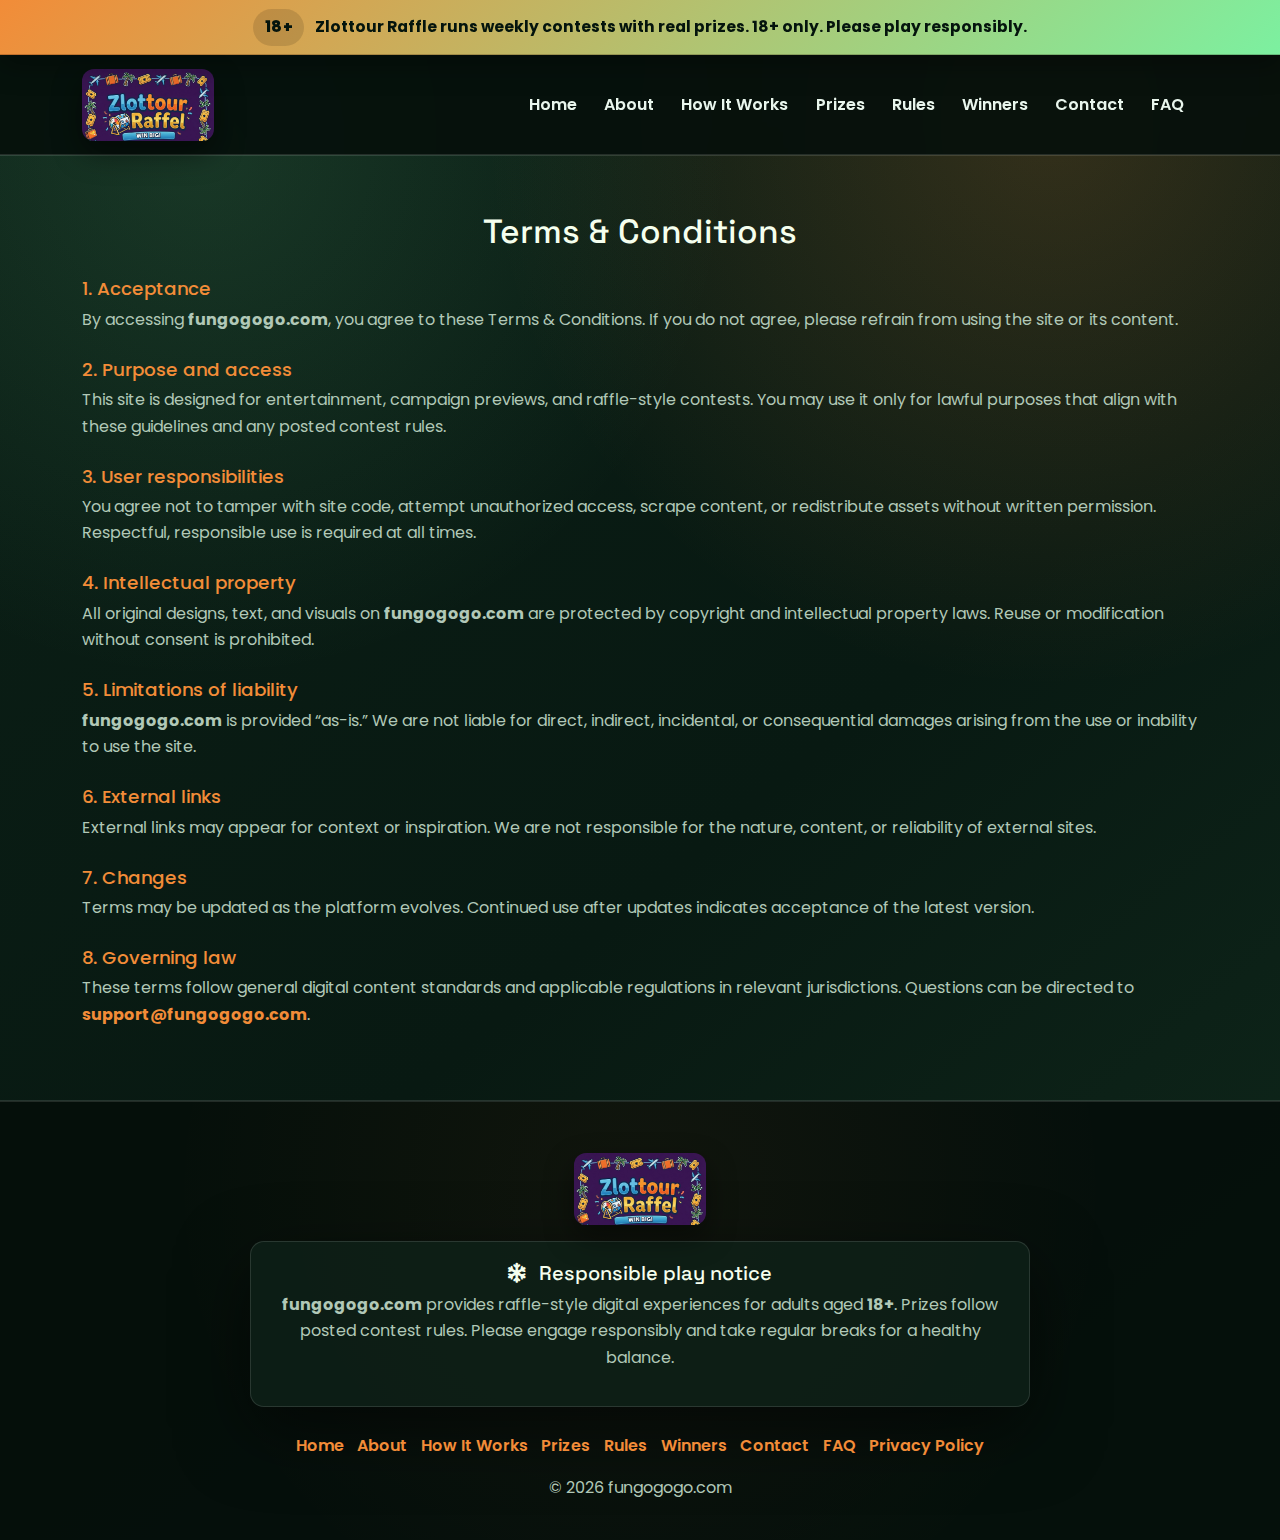
<file: terms-and-conditions/index.html>
<!doctype html>
<html lang="en">
<head>
  <meta charset="utf-8">
  <meta name="viewport" content="width=device-width, initial-scale=1">
  <link rel="icon" type="image/x-icon" href="/favicon.ico">
  <title>Terms &amp; Conditions - Zlottour Raffle</title>
  <meta name="description" content="Terms and conditions for Zlottour Raffle: licence #465790, 995 tickets at $10, $3,780 prize, draw Dec 26, 2025. Eligibility, tickets, and rules.">
  <link rel="preconnect" href="https://fonts.googleapis.com">
  <link rel="preconnect" href="https://fonts.gstatic.com" crossorigin>
  <link href="https://fonts.googleapis.com/css2?family=Poppins:wght@400;500;600;700&family=Space+Grotesk:wght@500;600;700&display=swap" rel="stylesheet">
  <link href="https://cdn.jsdelivr.net/npm/bootstrap@5.3.3/dist/css/bootstrap.min.css" rel="stylesheet">
  <link rel="stylesheet" href="https://cdnjs.cloudflare.com/ajax/libs/font-awesome/6.5.2/css/all.min.css">
  <style>
:root{
  --bg: #04130d;
  --panel: rgba(14,33,24,0.78);
  --panel-strong: rgba(18,44,32,0.9);
  --text: #e9f6ed;
  --muted: #b1c8b7;
  --heading: #f5ffee;
  --accent: #f28c38;
  --accent-2: #7cf0a0;
  --border: rgba(255,255,255,0.12);
  --radius: 14px;
  --font-heading: "Space Grotesk", "Inter", system-ui, sans-serif;
  --font-body: "Poppins", "Inter", system-ui, sans-serif;
  --shadow: 0 24px 70px rgba(0,0,0,0.55);
}

*{box-sizing:border-box}
body{
  margin:0;
  font-family:var(--font-body);
  background:
    radial-gradient(circle at 16% 10%, rgba(124,240,160,0.12), transparent 30%),
    radial-gradient(circle at 82% 8%, rgba(242,140,56,0.18), transparent 32%),
    linear-gradient(140deg, #071b12, #04150e 55%, #0c2518);
  color:var(--text);
  line-height:1.65;
  min-height:100vh;
  -webkit-font-smoothing:antialiased;
}
a{color:var(--accent-2); text-decoration:none; transition:color .18s, opacity .18s}
a:hover{color:var(--accent); opacity:0.9}
.link-accent{color:var(--accent); font-weight:700}
.link-accent:hover{color:var(--accent-2)}
img{max-width:100%; display:block}

.container{width:min(1140px, 100% - 2rem); margin:0 auto}

.notice-banner{
  background:linear-gradient(135deg, var(--accent), var(--accent-2));
  color:#04140d;
  padding:0.55rem 0;
  text-align:center;
  font-weight:700;
  border-bottom:1px solid rgba(0,0,0,0.2);
  box-shadow:0 10px 28px rgba(0,0,0,0.35);
  position:relative;
  z-index:70;
}
.banner-inner{
  display:flex;
  align-items:center;
  justify-content:center;
  gap:0.65rem;
  flex-wrap:wrap;
  font-size:0.97rem;
}
.banner-pill{
  background:rgba(0,0,0,0.12);
  color:#04140d;
  padding:0.35rem 0.7rem;
  border-radius:999px;
  font-weight:800;
  letter-spacing:0.5px;
}

.fungogogo-com-nav{
  background:rgba(5,15,11,0.9);
  border-bottom:1px solid var(--border);
  backdrop-filter:blur(14px);
  position:sticky;
  top:0;
  z-index:60;
  padding:0.85rem 0;
}
.fungogogo-com-nav .navbar-brand{
  display:flex;
  align-items:center;
  gap:0.65rem;
  padding:0;
}
.brand-logo{
  width:132px;
  height:auto;
  display:block;
  border-radius:12px;
  box-shadow:0 12px 30px rgba(0,0,0,0.45);
}
.fungogogo-com-nav .nav-link{
  color:var(--text);
  font-weight:600;
  margin:0 0.35rem;
  padding:0.35rem 0.65rem;
  border-radius:10px;
  transition:background .15s, color .15s;
}
.fungogogo-com-nav .nav-link.active,
.fungogogo-com-nav .nav-link:hover{
  background:var(--panel);
  color:var(--accent);
}
.navbar-toggler{
  border:1px solid var(--border);
  color:var(--text);
}
.navbar-toggler:focus{box-shadow:0 0 0 3px rgba(124,240,160,0.2)}

.fungogogo-com-btn{
  display:inline-flex;
  align-items:center;
  justify-content:center;
  gap:0.4rem;
  padding:0.78rem 1.6rem;
  border-radius:12px;
  font-weight:700;
  white-space:nowrap;
  border:1px solid transparent;
  cursor:pointer;
  transition:transform .16s ease, box-shadow .2s ease, background .2s ease, color .2s ease;
  text-decoration:none;
}
.fungogogo-com-btn.primary{
  background:linear-gradient(135deg, var(--accent), var(--accent-2));
  color:#04130d;
  box-shadow:0 14px 36px rgba(0,0,0,0.4);
}
.fungogogo-com-btn.primary:hover{transform:translateY(-2px)}
.fungogogo-com-btn.ghost{
  background:var(--panel);
  border-color:var(--border);
  color:var(--text);
}
.fungogogo-com-btn.ghost:hover{color:var(--accent)}

.eyebrow{
  text-transform:uppercase;
  letter-spacing:2px;
  font-size:0.78rem;
  color:var(--muted);
  margin:0 0 0.35rem;
}
.section-title{
  font-family:var(--font-heading);
  color:var(--heading);
  font-size:2.1rem;
  margin:0 0 0.45rem;
}
.section-sub{margin:0 0 1rem; color:var(--muted)}

.fungogogo-com-hero{
  position:relative;
  padding:clamp(3rem, 6vw, 4.8rem) 0;
  overflow:hidden;
}
.fungogogo-com-hero::before,
.fungogogo-com-hero::after{
  content:"";
  position:absolute;
  width:420px; height:420px;
  border-radius:50%;
  filter:blur(120px);
  opacity:0.35;
  z-index:0;
}
.fungogogo-com-hero::before{top:-120px; left:-60px; background:radial-gradient(circle, rgba(124,240,160,0.48), transparent 60%)}
.fungogogo-com-hero::after{bottom:-140px; right:-20px; background:radial-gradient(circle, rgba(242,140,56,0.42), transparent 60%)}
.hero-inner{
  position:relative;
  z-index:1;
  display:grid;
  grid-template-columns:1fr;
  gap:1.6rem;
  text-align:center;
}
.hero-title{
  font-family:var(--font-heading);
  font-size:2.8rem;
  line-height:1.08;
  margin:0 0 0.6rem;
}
.hero-sub{
  color:var(--muted);
  margin:0 auto;
  max-width:780px;
}
.hero-cta{display:flex; justify-content:center; gap:0.8rem; flex-wrap:wrap; margin-top:1.1rem}
.hero-badges{
  display:flex;
  justify-content:center;
  gap:0.6rem;
  flex-wrap:wrap;
}
.pill{
  display:inline-flex;
  align-items:center;
  gap:0.35rem;
  padding:0.4rem 0.8rem;
  border-radius:999px;
  background:var(--panel);
  border:1px solid var(--border);
  color:var(--muted);
  font-weight:600;
  font-size:0.95rem;
}
.pill.accent{
  background:rgba(242,140,56,0.16);
  color:var(--accent);
  border-color:rgba(242,140,56,0.42);
}

.fungogogo-com-disclaimer-card{padding:3rem 0}
.disclaimer-box{
  max-width:900px;
  margin:0 auto;
  background:var(--panel);
  border:1px solid var(--border);
  padding:1.4rem;
  border-radius:16px;
  text-align:center;
  box-shadow:var(--shadow);
}
.disclaimer-title{
  color:var(--heading);
  margin:0 0 0.35rem;
  font-family:var(--font-heading);
}
.disclaimer-heading{
  margin:0 0 0.4rem;
  color:var(--heading);
  font-family:var(--font-heading);
}
.disclaimer-text{color:var(--muted); margin:0 0 1rem}
.disclaimer-btn{
  background:var(--accent);
  color:#04130d;
  padding:0.6rem 1.25rem;
  border-radius:999px;
  font-weight:700;
  display:inline-block;
}
.disclaimer-btn:hover{background:var(--accent-2); color:#02150f}

.fungogogo-com-play{
  padding:3.5rem 0;
  text-align:center;
}
.game-wrapper{
  margin:2rem auto;
  display:flex;
  justify-content:center;
}
.game-wrapper > .w-100{
  width:100%;
  max-width:920px;
  text-align:center;
}
.game-frame{
  position:relative;
  width:100%;
  max-width:920px;
  border-radius:14px;
  overflow:hidden;
  background:linear-gradient(160deg, rgba(242,140,56,0.18), rgba(124,240,160,0.12));
  border:1px solid var(--border);
  box-shadow:0 16px 40px rgba(0,0,0,0.45);
}
.game-frame::before{content:""; display:block; padding-top:56.25%;}
.game-frame iframe{
  position:absolute;
  inset:0;
  width:100%;
  height:100%;
  border:0;
}
.game-caption{
  margin-top:0.5rem;
  color:var(--muted);
  font-weight:600;
}

.fungogogo-com-features{
  padding:3.5rem 0;
  background:rgba(255,255,255,0.01);
}
.feature-grid{
  display:grid;
  grid-template-columns:repeat(auto-fit, minmax(240px,1fr));
  gap:1rem;
  margin-top:1.6rem;
}
.feature-box{
  background:var(--panel);
  border:1px solid var(--border);
  padding:1.4rem;
  border-radius:12px;
  color:var(--text);
  transition:transform .16s, box-shadow .16s;
  box-shadow:var(--shadow);
}
.feature-box:hover{transform:translateY(-4px); box-shadow:0 18px 46px rgba(0,0,0,0.6)}
.feature-icon{font-size:1.9rem; color:var(--accent); margin-bottom:0.4rem}
.feature-box h4{margin:0 0 0.35rem; font-family:var(--font-heading)}
.feature-box p{margin:0; color:var(--muted)}

.fungogogo-com-about{padding:3.8rem 0}
.about-grid{
  display:grid;
  grid-template-columns:1fr 1fr;
  gap:1.8rem;
  align-items:center;
}
.about-visual{
  background:linear-gradient(145deg, rgba(242,140,56,0.2), rgba(124,240,160,0.14));
  border:1px solid var(--border);
  border-radius:16px;
  padding:1.5rem;
  position:relative;
  box-shadow:var(--shadow);
  overflow:hidden;
}
.about-visual::after{
  content:"JH";
  position:absolute;
  right:14px;
  bottom:8px;
  font-size:3.6rem;
  font-weight:800;
  color:rgba(255,255,255,0.06);
  letter-spacing:3px;
}
.about-visual img{border-radius:12px; box-shadow:0 16px 36px rgba(0,0,0,0.55)}
.about-text p{color:var(--muted); margin:0 0 0.8rem}
.about-text .fungogogo-com-btn{margin-top:0.4rem}

.fungogogo-com-reviews{
  padding:3.5rem 0;
  text-align:center;
}
.reviews-grid{
  max-width:940px;
  margin:0 auto;
  display:grid;
  grid-template-columns:repeat(auto-fit, minmax(260px,1fr));
  gap:1rem;
}
.review-card{
  background:var(--panel);
  border:1px solid var(--border);
  padding:1.2rem;
  border-radius:12px;
  box-shadow:var(--shadow);
}
.review-text{font-style:italic; color:var(--text); margin:0 0 0.6rem}
.review-author{color:var(--accent); font-weight:700; margin:0}

.fungogogo-com-contact{
  background:rgba(255,255,255,0.01);
  padding:4rem 0;
}
.contact-grid{
  display:grid;
  grid-template-columns:1fr 1fr;
  gap:1.6rem;
}
.contact-info{
  background:var(--panel);
  border:1px solid var(--border);
  border-radius:12px;
  padding:1.1rem;
  color:var(--text);
}
.contact-info p{margin:0.1rem 0; color:var(--muted)}
.contact-info strong{color:var(--text)}
.contact-form{
  background:var(--panel);
  border:1px solid var(--border);
  border-radius:12px;
  padding:1.1rem;
  display:flex;
  flex-direction:column;
  gap:0.9rem;
  box-shadow:var(--shadow);
}
.contact-form input,
.contact-form textarea{
  width:100%;
  padding:0.78rem 0.9rem;
  border-radius:10px;
  border:1px solid var(--border);
  background:rgba(255,255,255,0.03);
  color:var(--text);
  font-size:1rem;
  transition:border .16s, box-shadow .16s;
}
.contact-form input:focus,
.contact-form textarea:focus{
  outline:none;
  border-color:var(--accent-2);
  box-shadow:0 0 0 3px rgba(124,240,160,0.2);
}
.form-status{
  min-height:20px;
  color:var(--muted);
}
.form-status.success{color:#9ff2c0}
.form-status.error{color:#f28c38}

.fungogogo-com-legal{
  background:rgba(255,255,255,0.02);
  border-top:1px solid var(--border);
  border-bottom:1px solid var(--border);
  padding:3.5rem 0;
}
.fungogogo-com-legal .section-title{text-align:center}
.fungogogo-com-legal .subheading{
  color:var(--accent);
  font-size:1.15rem;
  margin:1.6rem 0 0.4rem;
}
.fungogogo-com-legal p{
  color:var(--muted);
  margin:0 0 1rem;
}

.fungogogo-com-footer{
  background:rgba(5,15,11,0.94);
  color:var(--text);
  text-align:center;
  padding:3.2rem 1rem 2.4rem;
  border-top:1px solid var(--border);
  position:relative;
  overflow:hidden;
}
.fungogogo-com-footer::before{
  content:"";
  position:absolute;
  inset:0;
  background:radial-gradient(circle at 50% 20%, rgba(242,140,56,0.05), transparent 65%);
  z-index:0;
}
.fungogogo-com-footer .container{position:relative; z-index:1}
.footer-brand{
  display:flex;
  align-items:center;
  justify-content:center;
  gap:0.7rem;
  margin-bottom:1rem;
}
.footer-disclaimer{
  background:var(--panel);
  border:1px solid var(--border);
  color:var(--muted);
  max-width:780px;
  margin:0 auto 1.6rem;
  padding:1.2rem;
  border-radius:14px;
  box-shadow:var(--shadow);
}
.footer-links{
  display:flex;
  justify-content:center;
  gap:0.85rem;
  flex-wrap:wrap;
  padding:0;
  margin:0 0 1rem;
  list-style:none;
}
.footer-links a{
  color:var(--accent);
  font-weight:600;
}
.footer-links a:hover{color:var(--accent-2)}
.footer-copy{
  color:var(--muted);
  margin:0;
}

.fungogogo-com-popup{
  position:fixed;
  inset:0;
  display:flex;
  align-items:center;
  justify-content:center;
  background:rgba(0,0,0,0.82);
  z-index:9999;
  opacity:0;
  visibility:hidden;
  transition:opacity .2s, visibility .2s;
  padding:1rem;
}
.fungogogo-com-popup.active{opacity:1; visibility:visible}
.fungogogo-com-popup .popup-inner{
  background:linear-gradient(160deg, rgba(5,15,11,0.96), rgba(5,15,11,0.98));
  border:1px solid var(--border);
  color:var(--text);
  padding:1.6rem;
  border-radius:14px;
  max-width:520px;
  text-align:center;
  box-shadow:var(--shadow);
}
.fungogogo-com-popup h3{margin:0 0 0.4rem; color:var(--heading)}
.fungogogo-com-popup p{margin:0 0 0.8rem; color:var(--muted)}
.popup-buttons{display:flex; justify-content:center; gap:0.6rem; flex-wrap:wrap}
.popup-buttons .exit{background:transparent; border:1px solid var(--border); color:var(--heading)}
.popup-buttons .exit:hover{background:var(--panel)}

.fungogogo-com-scroll{
  position:fixed;
  right:22px;
  bottom:22px;
  width:44px;
  height:44px;
  border-radius:50%;
  border:none;
  background:var(--accent);
  color:#04130d;
  display:flex;
  align-items:center;
  justify-content:center;
  cursor:pointer;
  box-shadow:0 14px 34px rgba(0,0,0,0.55);
  opacity:0;
  visibility:hidden;
  transition:all .16s;
  z-index:90;
}
.fungogogo-com-scroll.show{opacity:1; visibility:visible}
.fungogogo-com-scroll:hover{background:var(--accent-2)}

.sr-only{
  position:absolute;
  width:1px;
  height:1px;
  padding:0;
  margin:-1px;
  overflow:hidden;
  clip:rect(0,0,0,0);
  border:0;
}

@media (max-width: 992px){
  .about-grid,
  .contact-grid{
    grid-template-columns:1fr;
  }
  .hero-title{font-size:2.4rem}
}
@media (max-width: 768px){
  .hero-title{font-size:2.05rem}
  .game-frame{max-width:100%}
  .fungogogo-com-nav{padding:0.75rem 0}
}
@media (max-width: 576px){
  .hero-cta{flex-direction:column}
  .brand-logo{width:114px}
}

</style>
</head>
<body class="fungogogo-com fungogogo-com-q3l5">

<div class="notice-banner notice-banner-e5s8">
  <div class="container container-y8i1 banner-inner banner-inner-q1h5">
    <span class="banner-pill banner-pill-j0j6">18+</span>
    <span>Zlottour Raffle runs weekly contests with real prizes. 18+ only. Please play responsibly.</span>
  </div>
</div>

<nav class="navbar navbar-x3m9 navbar-expand-lg navbar-expand-lg-g0e0 fungogogo-com-nav fungogogo-com-nav-f4h6">
  <div class="container container-y8i1 d-flex d-flex-t3n4 align-items-center align-items-center-h2j8 justify-content-between justify-content-between-f1r2">
    <a class="navbar-brand navbar-brand-s2x9" href="/">
      <img class="brand-logo brand-logo-b0x8" src="../assets/img.png" alt="Zlottour Raffle logo">
      <span class="sr-only sr-only-h5i1">fungogogo.com</span>
    </a>
    <button class="navbar-toggler navbar-toggler-x0c2" type="button" data-bs-toggle="collapse" data-bs-target="#navMenu" aria-controls="navMenu" aria-expanded="false" aria-label="Toggle navigation">
      <span class="navbar-toggler-icon navbar-toggler-icon-d3g0"><i class="fas fas-w5m1 fa-bars fa-bars-u5d3"></i></span>
    </button>

    <div class="collapse collapse-h9s1 navbar-collapse navbar-collapse-a6i4 justify-content-end justify-content-end-k7j9" id="navMenu">
      <ul class="navbar-nav navbar-nav-u6m1 mb-2 mb-2-j8b9 mb-lg-0 mb-lg-0-n4j0 align-items-lg-center align-items-lg-center-j6x6">
        <li class="nav-item nav-item-k8b2"><a class="nav-link nav-link-n5l7" href="/">Home</a></li>
        <li class="nav-item nav-item-k8b2"><a class="nav-link nav-link-n5l7" href="/#impact">About</a></li>
        <li class="nav-item nav-item-k8b2"><a class="nav-link nav-link-n5l7" href="/#how">How It Works</a></li>
        <li class="nav-item nav-item-k8b2"><a class="nav-link nav-link-n5l7" href="/prizes">Prizes</a></li>
        <li class="nav-item nav-item-k8b2"><a class="nav-link nav-link-n5l7" href="/rules">Rules</a></li>
        <li class="nav-item nav-item-k8b2"><a class="nav-link nav-link-n5l7" href="/#winners">Winners</a></li>
        <li class="nav-item nav-item-k8b2"><a class="nav-link nav-link-n5l7" href="/#contact">Contact</a></li>
        <li class="nav-item nav-item-k8b2"><a class="nav-link nav-link-n5l7" href="/faq">FAQ</a></li>
      </ul>
    </div>
  </div>
</nav>

<section id="terms-and-conditions" class="fungogogo-com-legal fungogogo-com-legal-b6j3">
  <div class="container container-y8i1">
    <h2 class="section-title section-title-q8b8">Terms &amp; Conditions</h2>

    <h3 class="subheading subheading-t1b6">1. Acceptance</h3>
    <p>
      By accessing <strong>fungogogo.com</strong>, you agree to these Terms &amp; Conditions. If you do not agree, please refrain
      from using the site or its content.
    </p>

    <h3 class="subheading subheading-t1b6">2. Purpose and access</h3>
    <p>
      This site is designed for entertainment, campaign previews, and raffle-style contests. You may use it only for lawful purposes that align with these guidelines and any posted contest rules.
    </p>

    <h3 class="subheading subheading-t1b6">3. User responsibilities</h3>
    <p>
      You agree not to tamper with site code, attempt unauthorized access, scrape content, or redistribute assets without written
      permission. Respectful, responsible use is required at all times.
    </p>

    <h3 class="subheading subheading-t1b6">4. Intellectual property</h3>
    <p>
      All original designs, text, and visuals on <strong>fungogogo.com</strong> are protected by copyright and intellectual
      property laws. Reuse or modification without consent is prohibited.
    </p>

    <h3 class="subheading subheading-t1b6">5. Limitations of liability</h3>
    <p>
      <strong>fungogogo.com</strong> is provided “as-is.” We are not liable for direct, indirect, incidental, or consequential
      damages arising from the use or inability to use the site.
    </p>

    <h3 class="subheading subheading-t1b6">6. External links</h3>
    <p>
      External links may appear for context or inspiration. We are not responsible for the nature, content, or reliability of
      external sites.
    </p>

    <h3 class="subheading subheading-t1b6">7. Changes</h3>
    <p>
      Terms may be updated as the platform evolves. Continued use after updates indicates acceptance of the latest version.
    </p>

    <h3 class="subheading subheading-t1b6">8. Governing law</h3>
    <p>
      These terms follow general digital content standards and applicable regulations in relevant jurisdictions. Questions can be
      directed to <a href="mailto:support@fungogogo.com" class="link-accent link-accent-c2x6">support@fungogogo.com</a>.
    </p>
  </div>
</section>

<footer class="fungogogo-com-footer fungogogo-com-footer-i1v5">
  <div class="container container-y8i1">
    <div class="footer-brand footer-brand-w6h7">
      <img class="brand-logo brand-logo-b0x8" src="../assets/img.png" alt="Zlottour Raffle logo">
      <span class="sr-only sr-only-h5i1">fungogogo.com</span>
    </div>

    <div class="footer-disclaimer footer-disclaimer-f2x6">
      <h5 class="disclaimer-heading disclaimer-heading-u5c4"><i class="fas fas-w5m1 fa-snowflake fa-snowflake-z1i6 me-2 me-2-u8d5"></i> Responsible play notice</h5>
      <p>
        <strong>fungogogo.com</strong> provides raffle-style digital experiences for adults aged <strong>18+</strong>. Prizes follow posted contest rules. Please engage responsibly and take regular breaks for a healthy balance.
      </p>
    </div>

    <ul class="footer-links footer-links-m1s8">
      <li><a href="/">Home</a></li>
      <li><a href="/#impact">About</a></li>
      <li><a href="/#how">How It Works</a></li>
      <li><a href="/prizes">Prizes</a></li>
      <li><a href="/rules">Rules</a></li>
      <li><a href="/#winners">Winners</a></li>
      <li><a href="/#contact">Contact</a></li>
      <li><a href="/faq">FAQ</a></li>
      <li><a href="/privacy-policy">Privacy Policy</a></li>
    </ul>

    <p class="footer-copy footer-copy-m1n9">
      © <span data-year></span> fungogogo.com
    </p>
  </div>
</footer>

<button id="hubScrollTop" class="fungogogo-com-scroll fungogogo-com-scroll-b0z0" aria-label="Scroll to top">
  <i class="fas fas-w5m1 fa-chevron-up fa-chevron-up-f3i5"></i>
</button>

<script src="https://cdn.jsdelivr.net/npm/bootstrap@5.3.3/dist/js/bootstrap.bundle.min.js"></script>
<script src="../assets/main.js" defer></script>
</body>
</html>
</file>
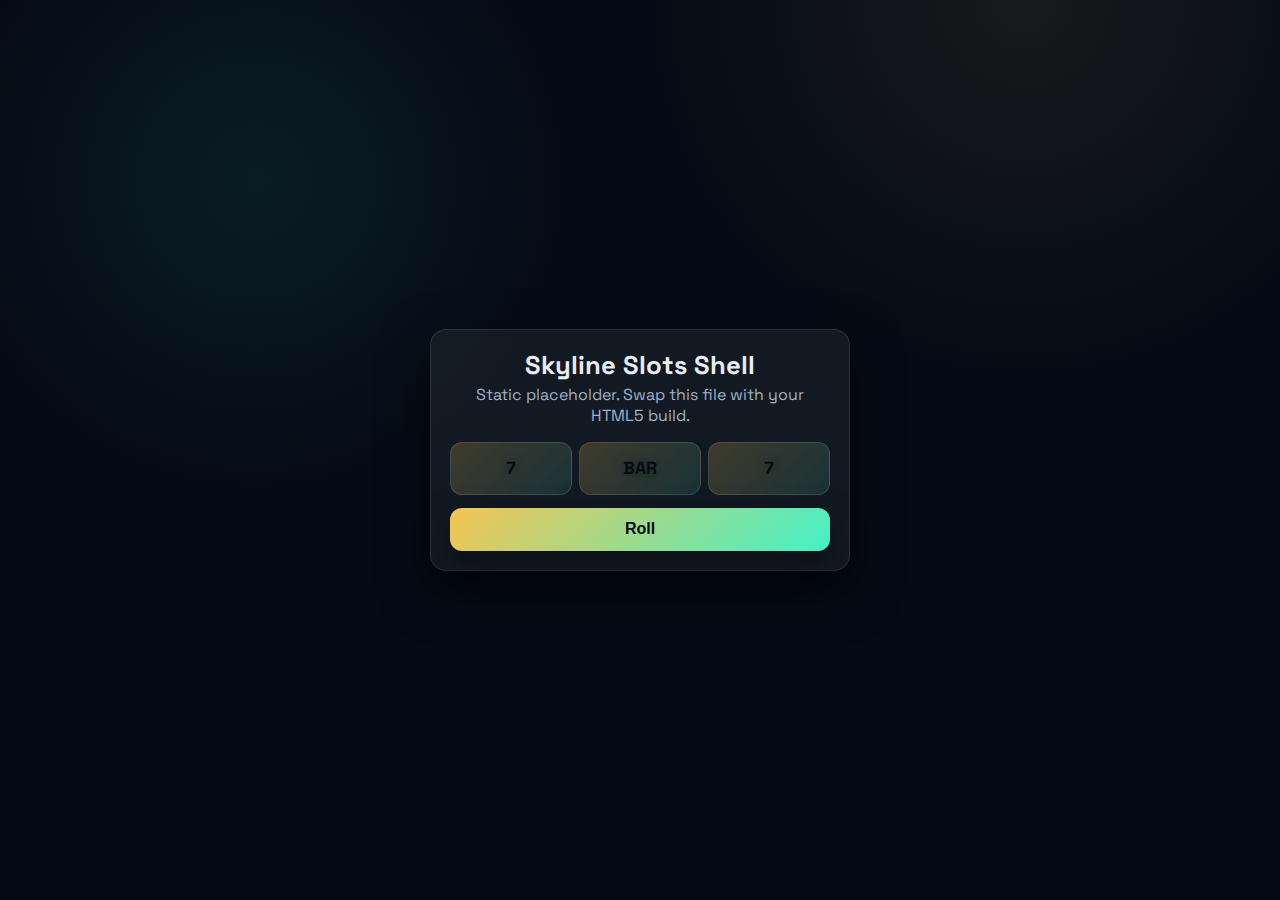
<file: games/game-1/index.html>
<!doctype html>
<html lang="en">
<head>
  <meta charset="utf-8">
  <meta name="viewport" content="width=device-width, initial-scale=1">
  <title>Game Shell 1 — Skyline Slots</title>
  <link rel="preconnect" href="https://fonts.googleapis.com">
  <link rel="preconnect" href="https://fonts.gstatic.com" crossorigin>
  <link href="https://fonts.googleapis.com/css2?family=Space+Grotesk:wght@500;700&display=swap" rel="stylesheet">
  <style>
    :root{
      --bg: #050b16;
      --accent: #f6c452;
      --accent-2: #45f0c8;
      --card: rgba(255,255,255,0.06);
      --text: #e8ecf5;
      --muted: #9fb1c8;
    }
    *{box-sizing:border-box}
    body{
      margin:0;
      font-family:"Space Grotesk", system-ui, sans-serif;
      min-height:100vh;
      background:radial-gradient(circle at 20% 20%, rgba(69,240,200,0.08), transparent 25%),
                 radial-gradient(circle at 80% 0%, rgba(246,196,82,0.08), transparent 28%),
                 #050b16;
      color:var(--text);
      display:flex;
      align-items:center;
      justify-content:center;
      padding:1rem;
    }
    .card{
      width:min(420px, 100%);
      background:var(--card);
      border:1px solid rgba(255,255,255,0.1);
      border-radius:16px;
      padding:1.2rem;
      box-shadow:0 18px 50px rgba(0,0,0,0.55);
      text-align:center;
    }
    h1{
      margin:0 0 0.2rem;
      font-size:1.6rem;
    }
    p{margin:0.2rem 0; color:var(--muted)}
    .reel{
      display:grid;
      grid-template-columns:repeat(3, 1fr);
      gap:0.4rem;
      margin:1rem 0 0.8rem;
    }
    .slot{
      padding:0.9rem 0.6rem;
      border-radius:12px;
      border:1px solid rgba(255,255,255,0.12);
      background:linear-gradient(135deg, rgba(246,196,82,0.2), rgba(69,240,200,0.12));
      font-weight:700;
      font-size:1.1rem;
      color:#050b16;
      text-shadow:0 1px 10px rgba(0,0,0,0.35);
    }
    button{
      background:linear-gradient(135deg, var(--accent), var(--accent-2));
      color:#050b16;
      font-weight:700;
      border:none;
      border-radius:12px;
      padding:0.8rem 1.2rem;
      cursor:pointer;
      box-shadow:0 14px 36px rgba(0,0,0,0.45);
      transition:transform .18s ease;
      width:100%;
      font-size:1rem;
    }
    button:hover{transform:translateY(-2px)}
  </style>
</head>
<body>
  <div class="card">
    <h1>Skyline Slots Shell</h1>
    <p>Static placeholder. Swap this file with your HTML5 build.</p>
    <div class="reel" id="reel">
      <div class="slot">7</div>
      <div class="slot">BAR</div>
      <div class="slot">7</div>
    </div>
    <button id="roll">Roll</button>
  </div>

  <script>
    const options = ["7", "BAR", "AAA", "JH", "WIN"];
    const reel = document.getElementById("reel");
    document.getElementById("roll").addEventListener("click", ()=>{
      reel.querySelectorAll(".slot").forEach(slot=>{
        const pick = options[Math.floor(Math.random()*options.length)];
        slot.textContent = pick;
      });
    });
  </script>
</body>
</html>
</file>
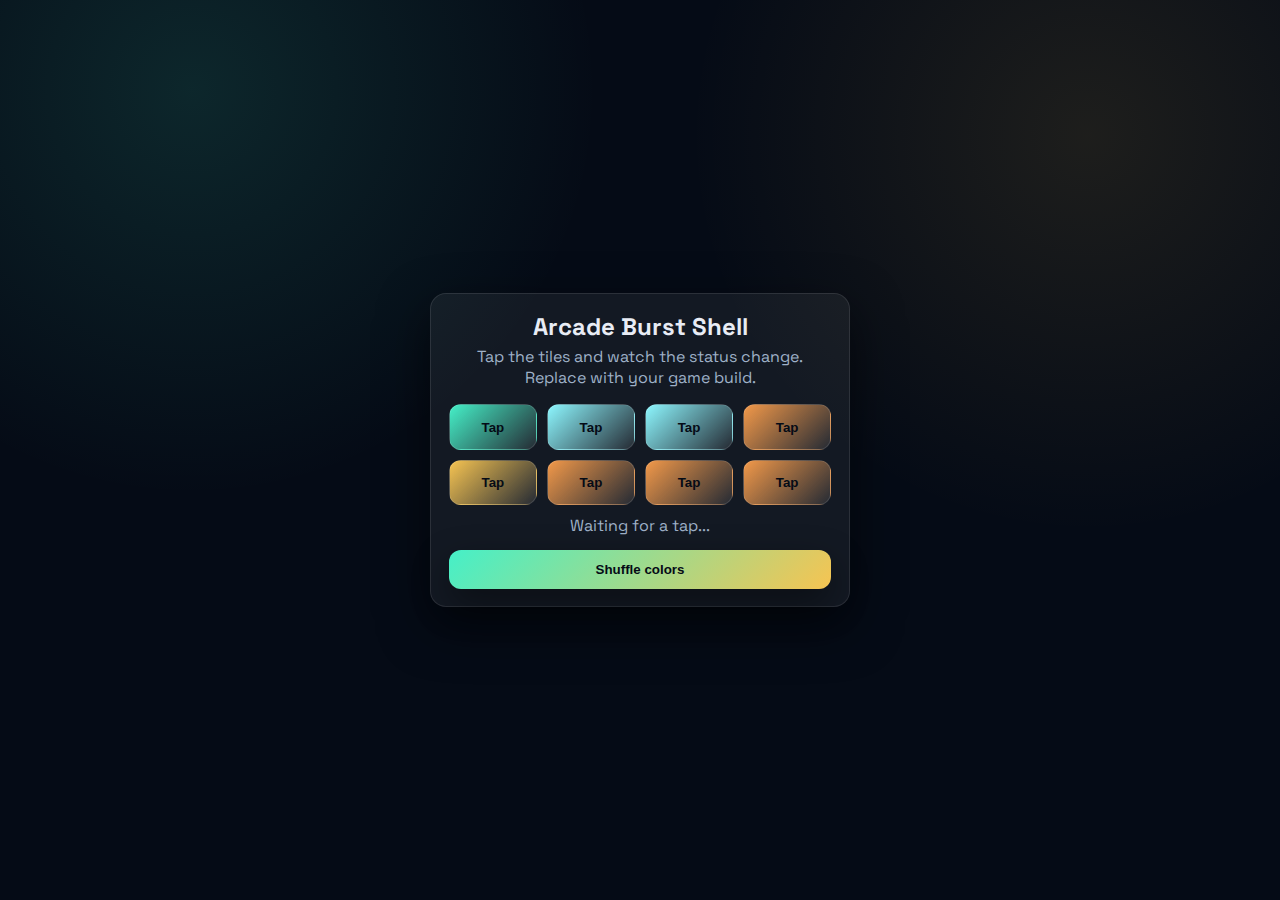
<file: games/game-2/index.html>
<!doctype html>
<html lang="en">
<head>
  <meta charset="utf-8">
  <meta name="viewport" content="width=device-width, initial-scale=1">
  <title>Game Shell 2 — Arcade Burst</title>
  <link rel="preconnect" href="https://fonts.googleapis.com">
  <link rel="preconnect" href="https://fonts.gstatic.com" crossorigin>
  <link href="https://fonts.googleapis.com/css2?family=Space+Grotesk:wght@500;700&display=swap" rel="stylesheet">
  <style>
    :root{
      --bg:#050b16;
      --card:rgba(255,255,255,0.06);
      --accent:#45f0c8;
      --accent-2:#f6c452;
      --text:#e8ecf5;
      --muted:#9fb1c8;
    }
    *{box-sizing:border-box}
    body{
      margin:0;
      min-height:100vh;
      font-family:"Space Grotesk", system-ui, sans-serif;
      background:radial-gradient(circle at 15% 10%, rgba(69,240,200,0.12), transparent 30%),
                 radial-gradient(circle at 85% 15%, rgba(246,196,82,0.1), transparent 30%),
                 #050b16;
      color:var(--text);
      display:flex;
      align-items:center;
      justify-content:center;
      padding:1rem;
    }
    .wrap{
      width:min(420px, 100%);
      background:var(--card);
      border:1px solid rgba(255,255,255,0.1);
      border-radius:16px;
      padding:1.1rem;
      box-shadow:0 18px 50px rgba(0,0,0,0.55);
      text-align:center;
    }
    h1{margin:0 0 0.2rem; font-size:1.5rem}
    p{margin:0.25rem 0; color:var(--muted)}
    .grid{
      display:grid;
      grid-template-columns:repeat(4, 1fr);
      gap:0.6rem;
      margin:1rem 0 0.6rem;
    }
    .tile{
      padding:0.9rem 0.6rem;
      border-radius:12px;
      border:1px solid rgba(255,255,255,0.12);
      background:linear-gradient(160deg, rgba(69,240,200,0.24), rgba(246,196,82,0.16));
      font-weight:700;
      color:#050b16;
      cursor:pointer;
      transition:transform .12s ease, box-shadow .12s ease;
    }
    .tile.active{
      box-shadow:0 0 0 2px rgba(69,240,200,0.4);
    }
    .tile:hover{transform:translateY(-2px)}
    .cta{
      margin-top:0.6rem;
      padding:0.75rem;
      border-radius:12px;
      background:linear-gradient(135deg, var(--accent), var(--accent-2));
      color:#050b16;
      font-weight:700;
      border:none;
      cursor:pointer;
      width:100%;
      box-shadow:0 14px 36px rgba(0,0,0,0.45);
      transition:transform .18s ease;
    }
    .cta:hover{transform:translateY(-2px)}
  </style>
</head>
<body>
  <div class="wrap">
    <h1>Arcade Burst Shell</h1>
    <p>Tap the tiles and watch the status change. Replace with your game build.</p>
    <div class="grid" id="tileGrid"></div>
    <p id="status">Waiting for a tap...</p>
    <button class="cta" id="shuffle">Shuffle colors</button>
  </div>

  <script>
    const colors = ["var(--accent)", "var(--accent-2)", "#8df7ff", "#f2994a"];
    const tileGrid = document.getElementById("tileGrid");
    const status = document.getElementById("status");
    const shuffleBtn = document.getElementById("shuffle");

    function buildGrid(){
      tileGrid.innerHTML = "";
      for(let i=0;i<8;i++){
        const tile = document.createElement("button");
        tile.className = "tile";
        tile.textContent = "Tap";
        tile.style.background = `linear-gradient(135deg, ${pick()}, rgba(255,255,255,0.08))`;
        tile.addEventListener("click", ()=>{
          tile.classList.toggle("active");
          tile.textContent = tile.classList.contains("active") ? "Active" : "Tap";
          status.textContent = "Tiles switched: " + document.querySelectorAll(".tile.active").length;
        });
        tileGrid.appendChild(tile);
      }
    }
    function pick(){
      return colors[Math.floor(Math.random()*colors.length)];
    }
    shuffleBtn.addEventListener("click", buildGrid);
    buildGrid();
  </script>
</body>
</html>
</file>
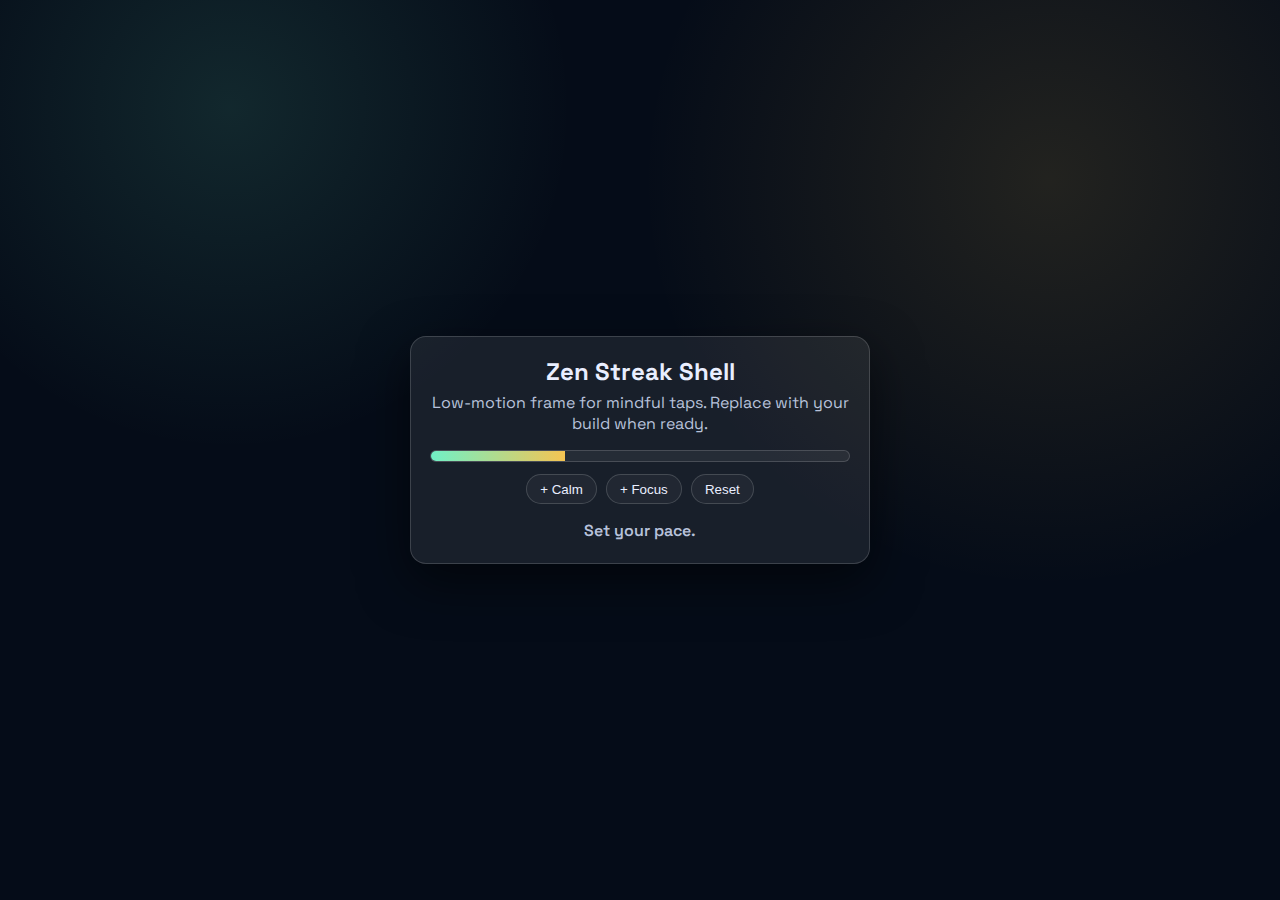
<file: games/game-3/index.html>
<!doctype html>
<html lang="en">
<head>
  <meta charset="utf-8">
  <meta name="viewport" content="width=device-width, initial-scale=1">
  <title>Game Shell 3 — Drift Calm</title>
  <link rel="preconnect" href="https://fonts.googleapis.com">
  <link rel="preconnect" href="https://fonts.gstatic.com" crossorigin>
  <link href="https://fonts.googleapis.com/css2?family=Space+Grotesk:wght@500;700&display=swap" rel="stylesheet">
  <style>
    :root{
      --bg:#050c18;
      --card:rgba(255,255,255,0.08);
      --accent:#f5c452;
      --accent-2:#70f0c7;
      --text:#e9eeff;
      --muted:#b7c2db;
      --border:rgba(255,255,255,0.16);
    }
    *{box-sizing:border-box}
    body{
      margin:0;
      min-height:100vh;
      font-family:"Space Grotesk", system-ui, sans-serif;
      background:radial-gradient(circle at 18% 12%, rgba(112,240,199,0.12), transparent 26%),
                 radial-gradient(circle at 82% 20%, rgba(245,196,82,0.12), transparent 32%),
                 #050c18;
      color:var(--text);
      display:flex;
      align-items:center;
      justify-content:center;
      padding:1rem;
    }
    .shell{
      width:min(460px, 100%);
      background:var(--card);
      border:1px solid var(--border);
      border-radius:16px;
      padding:1.2rem;
      box-shadow:0 18px 50px rgba(0,0,0,0.55);
      text-align:center;
    }
    h1{margin:0 0 0.2rem; font-size:1.5rem}
    p{margin:0.3rem 0; color:var(--muted)}
    .meter{
      margin:1rem 0 0.4rem;
      height:12px;
      border-radius:999px;
      background:rgba(255,255,255,0.06);
      overflow:hidden;
      border:1px solid var(--border);
    }
    .fill{
      height:100%;
      width:32%;
      background:linear-gradient(90deg, var(--accent-2), var(--accent));
      transition:width .25s ease;
    }
    .chips{
      display:flex;
      justify-content:center;
      gap:0.6rem;
      margin:0.8rem 0 1rem;
    }
    .chip{
      padding:0.4rem 0.8rem;
      border-radius:999px;
      border:1px solid var(--border);
      background:rgba(255,255,255,0.04);
      color:var(--text);
      cursor:pointer;
      transition:transform .16s ease, border-color .16s ease;
    }
    .chip:hover{transform:translateY(-2px); border-color:var(--accent-2)}
    .log{
      min-height:24px;
      color:var(--muted);
      font-weight:600;
    }
  </style>
</head>
<body>
  <div class="shell">
    <h1>Zen Streak Shell</h1>
    <p>Low-motion frame for mindful taps. Replace with your build when ready.</p>
    <div class="meter"><div class="fill" id="fill"></div></div>
    <div class="chips">
      <button class="chip" data-boost="15">+ Calm</button>
      <button class="chip" data-boost="22">+ Focus</button>
      <button class="chip" data-boost="-18">Reset</button>
    </div>
    <div class="log" id="log">Set your pace.</div>
  </div>

  <script>
    const fill = document.getElementById("fill");
    const log = document.getElementById("log");
    document.querySelectorAll(".chip").forEach(chip => {
      chip.addEventListener("click", () => {
        const change = Number(chip.dataset.boost);
        const current = parseInt(fill.style.width, 10) || 32;
        const next = Math.min(100, Math.max(8, current + change));
        fill.style.width = next + "%";
        log.textContent = change < 0 ? "Reset to a calm state." : "Boost applied. Keep it light.";
      });
    });
  </script>
</body>
</html>
</file>
